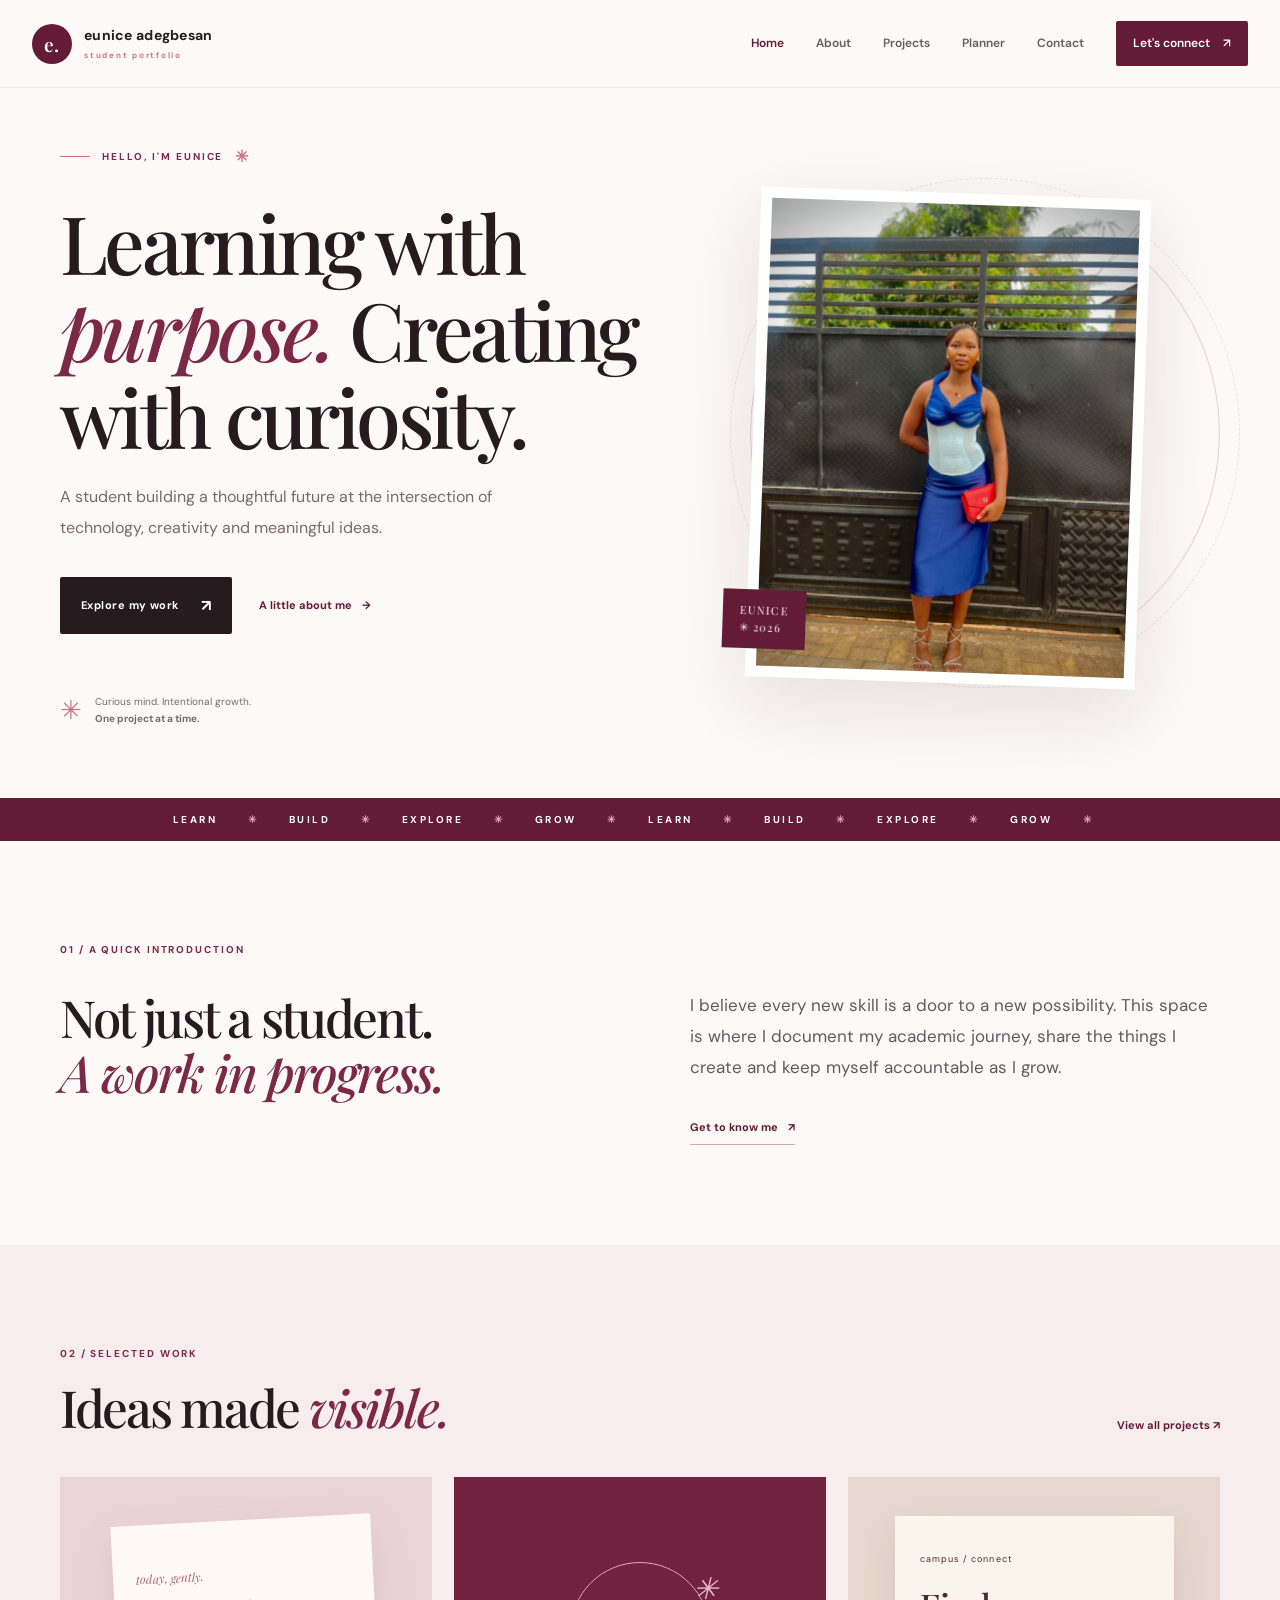
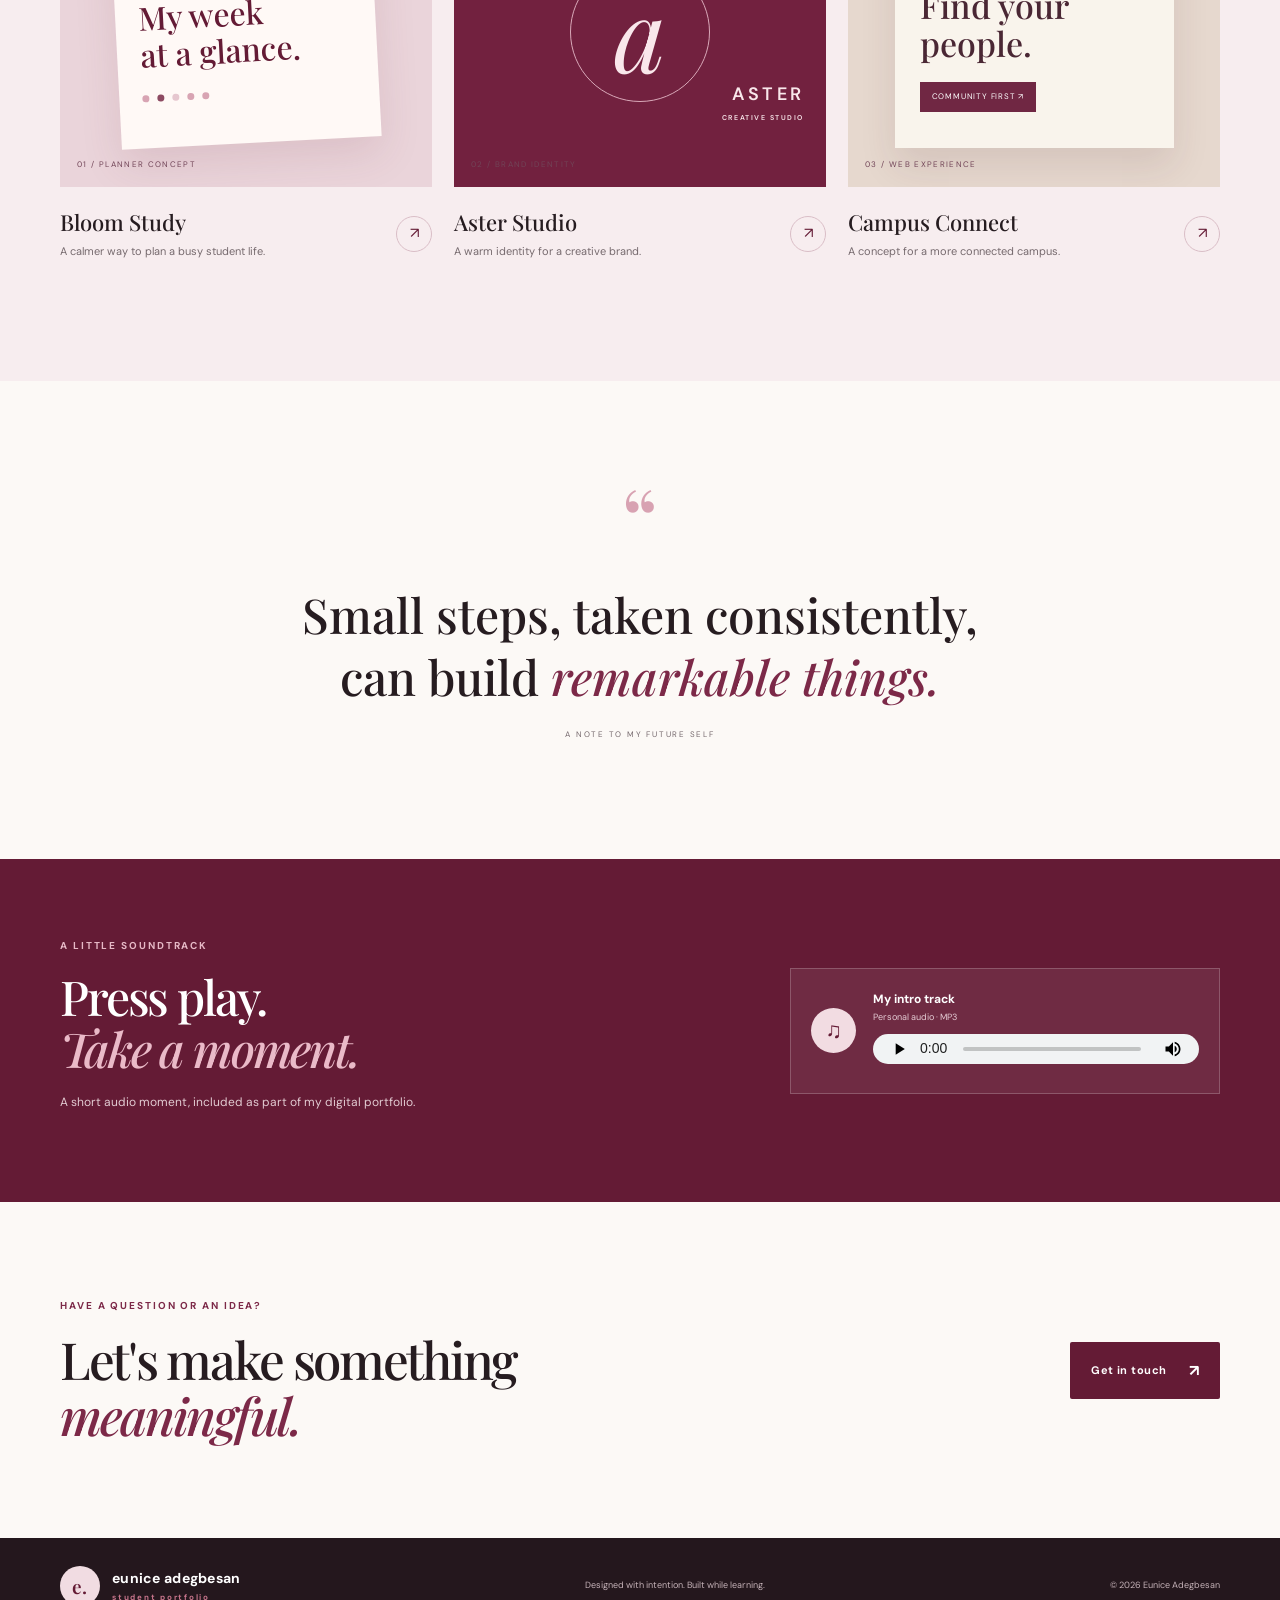
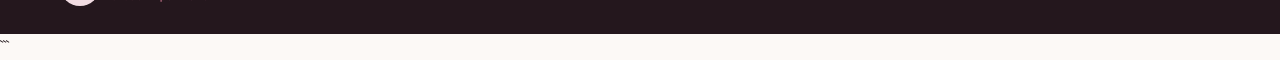
<file: index.html>
<!doctype html>
<html lang="en">
<head>
    <meta charset="utf-8">
    <meta name="viewport" content="width=device-width, initial-scale=1">
    <meta name="description" content="The academic portfolio of Eunice Adegbesan — student, curious thinker and emerging digital creator.">

    <title>Eunice Adegbesan — Portfolio</title>

    <link rel="preconnect" href="https://fonts.googleapis.com">
    <link rel="preconnect" href="https://fonts.gstatic.com" crossorigin>
    <link href="https://fonts.googleapis.com/css2?family=DM+Sans:wght@400;500;600;700&family=Playfair+Display:wght@500;600;700&display=swap" rel="stylesheet">

    <link rel="stylesheet" href="styles.css">
    <script src="script.js" defer></script>
</head>

<body>
    <header class="site-header">
        <a class="brand" href="index.html">
            <span class="brand-mark">E.</span>
            <span>
                eunice adegbesan
                <small>STUDENT PORTFOLIO</small>
            </span>
        </a>

        <button class="menu-toggle" aria-label="Open navigation" aria-expanded="false">
            ☰
        </button>

        <nav class="main-nav" aria-label="Main navigation">
            <a class="active" href="index.html">Home</a>
            <a href="about.html">About</a>
            <a href="projects.html">Projects</a>
            <a href="planner.html">Planner</a>
            <a href="contact.html">Contact</a>
            <a class="nav-cta" href="contact.html">
                Let's connect <span>↗</span>
            </a>
        </nav>
    </header>

    <main>
        <section class="hero wrap">
            <div class="hero-copy">
                <p class="eyebrow">
                    <span class="eyebrow-line"></span>
                    HELLO, I'M EUNICE
                    <span class="eyebrow-dot">✳</span>
                </p>

                <h1>
                    Learning with<br>
                    <em>purpose.</em> Creating<br>
                    with curiosity.
                </h1>

                <p class="hero-lede">
                    A student building a thoughtful future at the intersection of technology, creativity and meaningful ideas.
                </p>

                <div class="hero-actions">
                    <a class="button button-dark" href="projects.html">
                        Explore my work <span>↗</span>
                    </a>

                    <a class="text-link" href="about.html">
                        A little about me <span>→</span>
                    </a>
                </div>

                <div class="hero-note">
                    <span class="note-star">✳</span>
                    <span>
                        Curious mind. Intentional growth.<br>
                        <b>One project at a time.</b>
                    </span>
                </div>
            </div>

            <div class="hero-visual">
                <div class="photo-frame">
                    <img src="assets/profile-photo.jpeg" alt="Portrait of Eunice Adegbesan">

                    <span class="photo-stamp">
                        EUNICE<br>
                        ✳ 2026
                    </span>
                </div>

                <div class="orbit orbit-one"></div>
                <div class="orbit orbit-two"></div>
            </div>
        </section>

        <div class="ticker" aria-label="Areas of interest">
            <div>
                LEARN <span>✳</span>
                BUILD <span>✳</span>
                EXPLORE <span>✳</span>
                GROW <span>✳</span>
                LEARN <span>✳</span>
                BUILD <span>✳</span>
                EXPLORE <span>✳</span>
                GROW <span>✳</span>
            </div>
        </div>

        <section class="intro-section wrap section-pad">
            <div class="section-kicker">01 / A QUICK INTRODUCTION</div>

            <div class="intro-grid">
                <h2>
                    Not just a student.<br>
                    <em>A work in progress.</em>
                </h2>

                <div>
                    <p class="body-large">
                        I believe every new skill is a door to a new possibility. This space is where I document my academic journey, share the things I create and keep myself accountable as I grow.
                    </p>

                    <a class="arrow-link" href="about.html">
                        Get to know me <span>↗</span>
                    </a>
                </div>
            </div>
        </section>

        <section class="featured-section">
            <div class="wrap section-pad">
                <div class="section-heading">
                    <div>
                        <div class="section-kicker">02 / SELECTED WORK</div>
                        <h2>
                            Ideas made <em>visible.</em>
                        </h2>
                    </div>

                    <a class="text-link" href="projects.html">
                        View all projects ↗
                    </a>
                </div>

                <div class="project-grid home-projects">
                    <a class="project-card project-bloom" href="projects.html#bloom">
                        <div class="project-art art-bloom">
                            <div class="art-window">
                                <span>today, gently.</span>
                                <b>
                                    My week<br>
                                    at a glance.
                                </b>

                                <div class="art-dots">
                                    <i></i>
                                    <i></i>
                                    <i></i>
                                    <i></i>
                                    <i></i>
                                </div>
                            </div>

                            <span class="art-label">01 / PLANNER CONCEPT</span>
                        </div>

                        <div class="project-meta">
                            <div>
                                <h3>Bloom Study</h3>
                                <p>A calmer way to plan a busy student life.</p>
                            </div>

                            <span class="round-arrow">↗</span>
                        </div>
                    </a>

                    <a class="project-card project-aster" href="projects.html#aster">
                        <div class="project-art art-aster">
                            <div class="aster-circle">
                                a
                                <span>✳</span>
                            </div>

                            <div class="aster-word">
                                ASTER<br>
                                <small>CREATIVE STUDIO</small>
                            </div>

                            <span class="art-label">02 / BRAND IDENTITY</span>
                        </div>

                        <div class="project-meta">
                            <div>
                                <h3>Aster Studio</h3>
                                <p>A warm identity for a creative brand.</p>
                            </div>

                            <span class="round-arrow">↗</span>
                        </div>
                    </a>

                    <a class="project-card project-campus" href="projects.html#campus">
                        <div class="project-art art-campus">
                            <div class="campus-ui">
                                <span>campus / connect</span>
                                <b>
                                    Find your<br>
                                    people.
                                </b>

                                <div class="campus-pill">
                                    COMMUNITY FIRST ↗
                                </div>
                            </div>

                            <span class="art-label">03 / WEB EXPERIENCE</span>
                        </div>

                        <div class="project-meta">
                            <div>
                                <h3>Campus Connect</h3>
                                <p>A concept for a more connected campus.</p>
                            </div>

                            <span class="round-arrow">↗</span>
                        </div>
                    </a>
                </div>
            </div>
        </section>

        <section class="quote-section wrap">
            <span class="quote-mark">“</span>

            <blockquote>
                Small steps, taken consistently,<br>
                can build <em>remarkable things.</em>
            </blockquote>

            <p>A NOTE TO MY FUTURE SELF</p>
        </section>

        <section class="audio-band">
            <div class="wrap audio-inner">
                <div>
                    <div class="section-kicker light-kicker">A LITTLE SOUNDTRACK</div>

                    <h2>
                        Press play.<br>
                        <em>Take a moment.</em>
                    </h2>

                    <p>
                        A short audio moment, included as part of my digital portfolio.
                    </p>
                </div>

                <div class="audio-player">
                    <div class="audio-icon">♫</div>

                    <div class="audio-info">
                        <b>My intro track</b>
                        <span>Personal audio · MP3</span>

                        <audio controls preload="metadata">
                            <source src="assets/intro.mp3" type="audio/mpeg">
                            Your browser does not support audio playback.
                        </audio>
                    </div>
                </div>
            </div>
        </section>

        <section class="closing-cta wrap">
            <div>
                <div class="section-kicker">HAVE A QUESTION OR AN IDEA?</div>

                <h2>
                    Let's make something<br>
                    <em>meaningful.</em>
                </h2>
            </div>

            <a class="button button-burgundy" href="contact.html">
                Get in touch <span>↗</span>
            </a>
        </section>
    </main>

    <footer class="site-footer">
        <div class="wrap footer-inner">
            <a class="brand footer-brand" href="index.html">
                <span class="brand-mark">E.</span>
                <span>
                    eunice adegbesan
                    <small>STUDENT PORTFOLIO</small>
                </span>
            </a>

            <p>Designed with intention. Built while learning.</p>

            <span>
                © <span data-year></span> Eunice Adegbesan
            </span>
        </div>
    </footer>
</body>
</html>
```
</file>
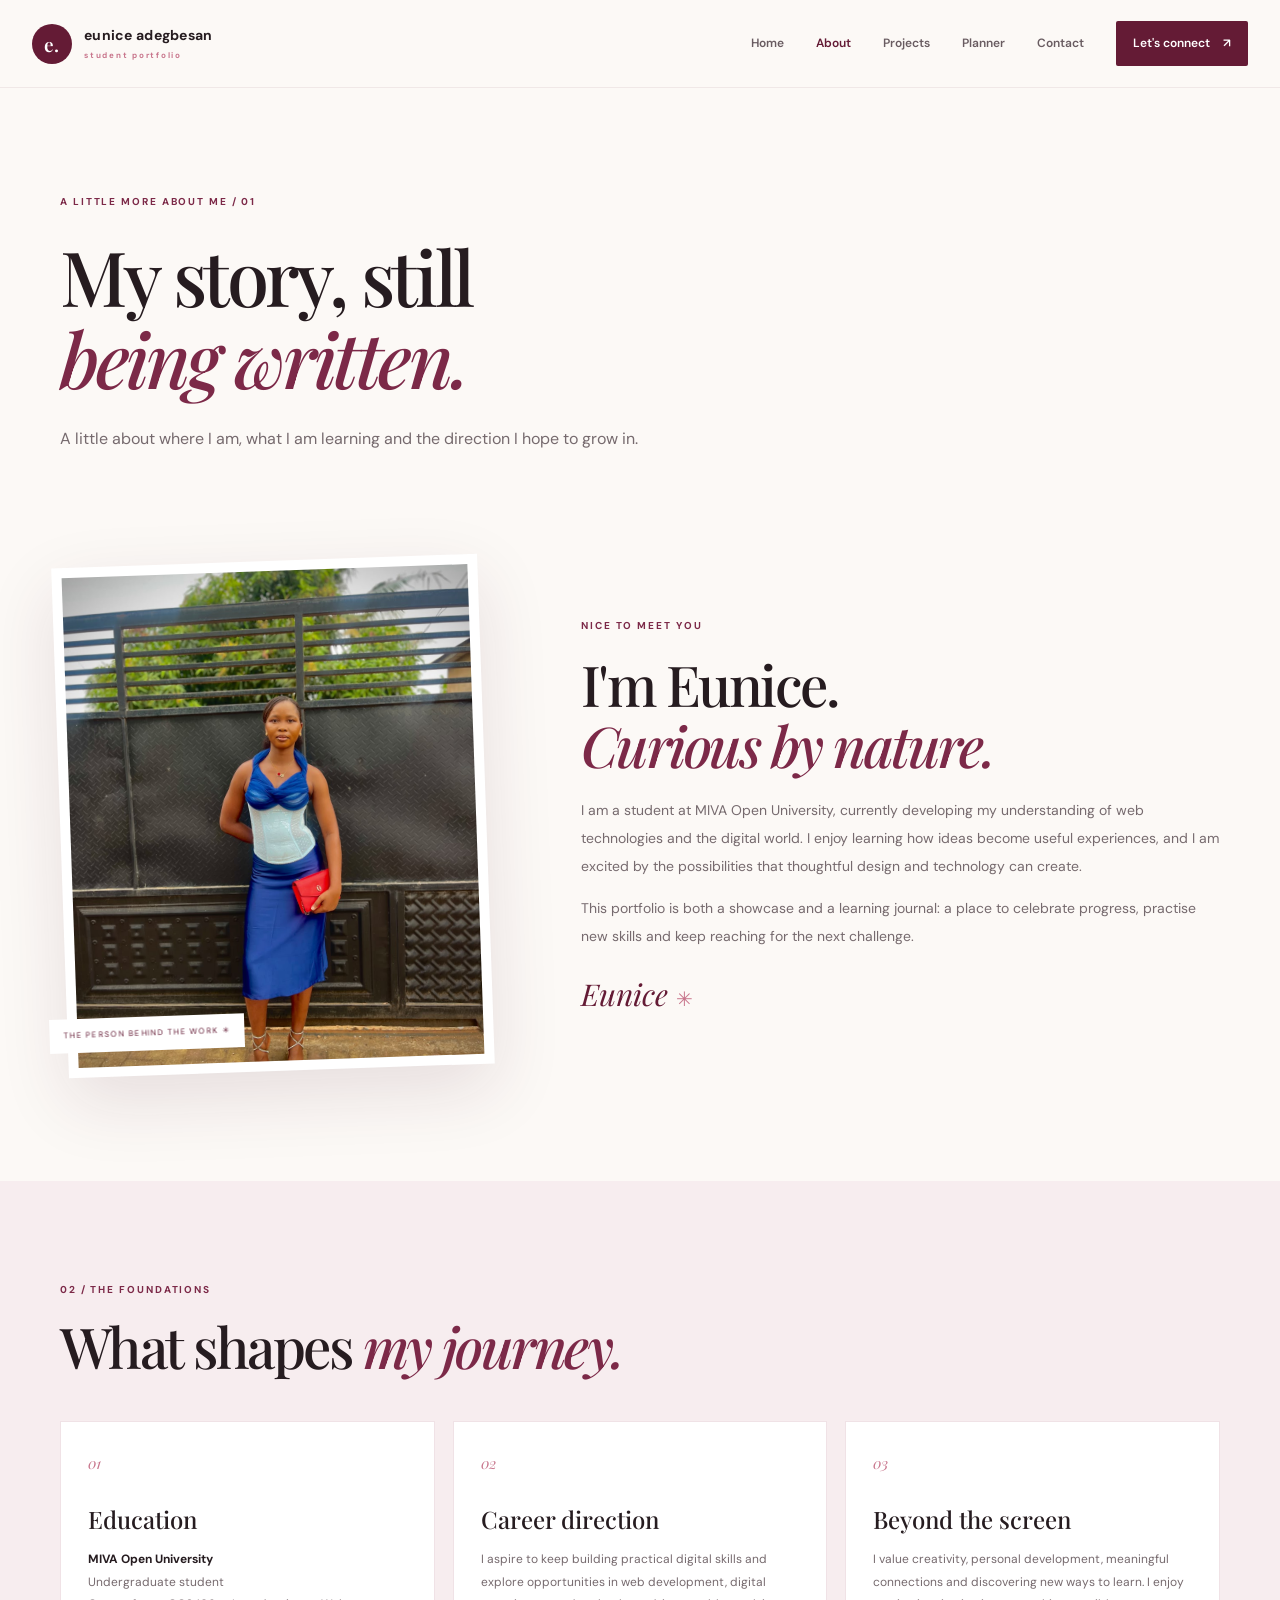
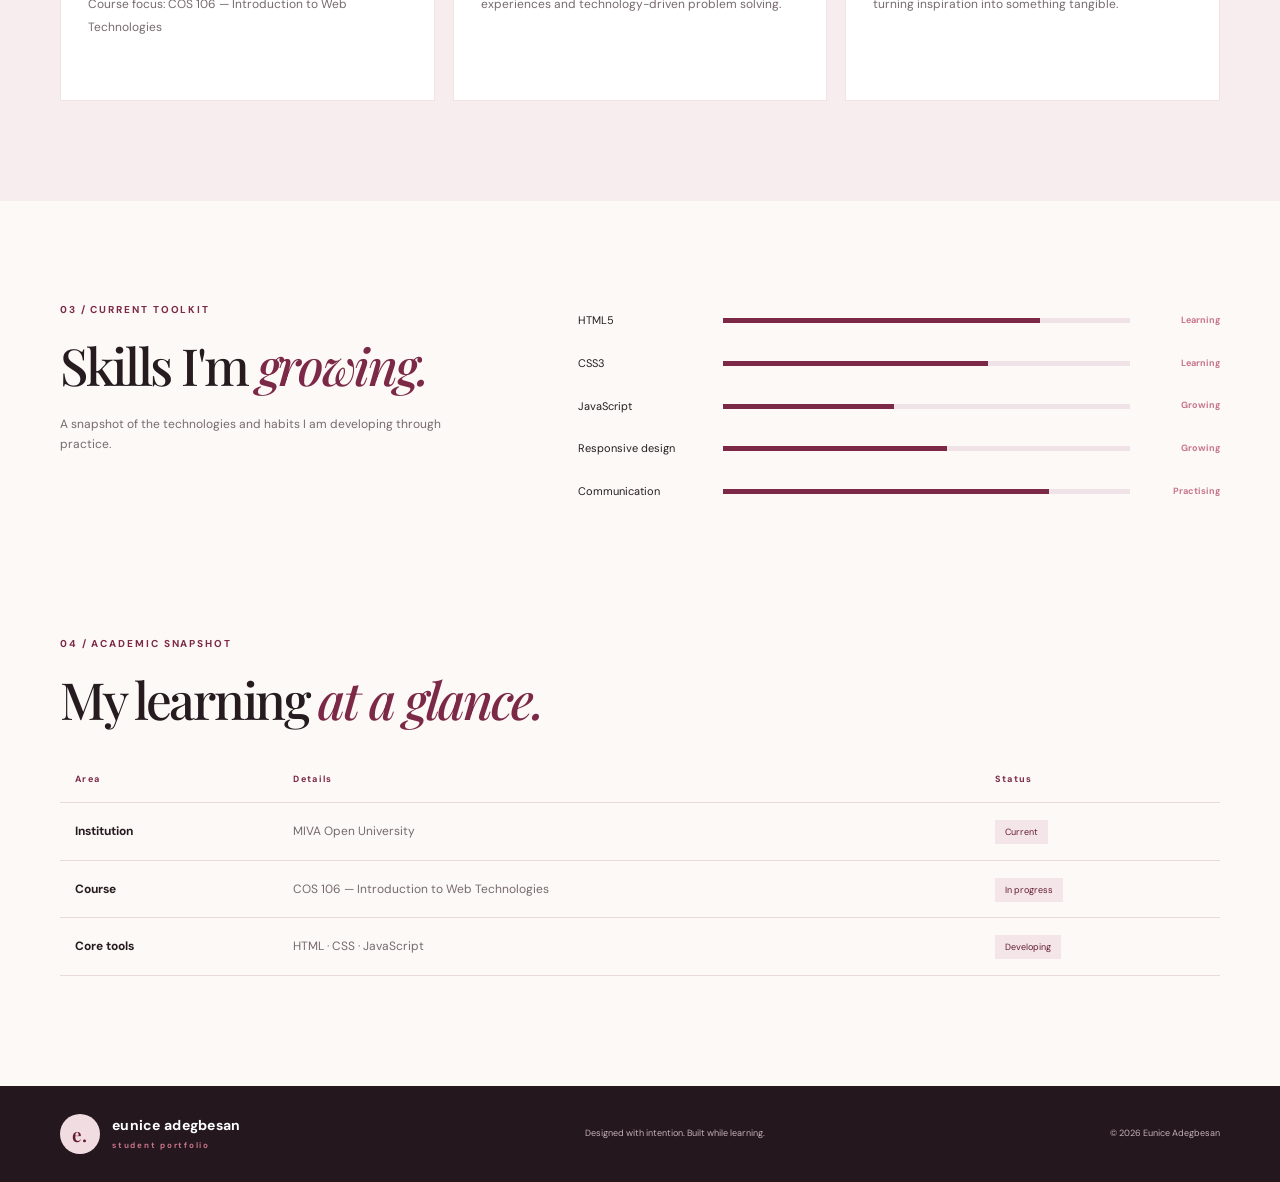
<file: about.html>
<!doctype html>
<html lang="en">
<head>
  <meta charset="utf-8">
  <meta name="viewport" content="width=device-width, initial-scale=1">
  <title>About — Eunice Adegbesan</title>

  <link rel="preconnect" href="https://fonts.googleapis.com">
  <link rel="preconnect" href="https://fonts.gstatic.com" crossorigin>

  <link href="https://fonts.googleapis.com/css2?family=DM+Sans:wght@400;500;600;700&family=Playfair+Display:wght@500;600;700&display=swap" rel="stylesheet">

  <link rel="stylesheet" href="styles.css">
  <script src="script.js" defer></script>
</head>

<body>
  
  <header class="site-header">
    <a class="brand" href="index.html">
      <span class="brand-mark">E.</span>
      <span>
        eunice adegbesan
        <small>STUDENT PORTFOLIO</small>
      </span>
    </a>

    <button class="menu-toggle" aria-label="Open navigation" aria-expanded="false">
      ☰
    </button>

    <nav class="main-nav">
      <a href="index.html">Home</a>
      <a class="active" href="about.html">About</a>
      <a href="projects.html">Projects</a>
      <a href="planner.html">Planner</a>
      <a href="contact.html">Contact</a>
      <a class="nav-cta" href="contact.html">
        Let's connect <span>↗</span>
      </a>
    </nav>
  </header>

  <main>

    <section class="page-hero wrap">
      <div class="section-kicker">
        A LITTLE MORE ABOUT ME / 01
      </div>

      <h1>
        My story, still
        <br>
        <em>being written.</em>
      </h1>

      <p class="hero-lede">
        A little about where I am, what I am learning and the direction I hope to grow in.
      </p>
    </section>

    <section class="about-profile wrap">

      <div class="about-photo">
        <img src="assets/profile-photo.jpeg" alt="Eunice Adegbesan standing outdoors">
        <span class="photo-caption">
          THE PERSON BEHIND THE WORK ✳
        </span>
      </div>

      <div class="about-copy">
        <p class="eyebrow">NICE TO MEET YOU</p>

        <h2>
          I'm Eunice.
          <br>
          <em>Curious by nature.</em>
        </h2>

        <p>
          I am a student at MIVA Open University, currently developing my understanding of web technologies and the digital world. I enjoy learning how ideas become useful experiences, and I am excited by the possibilities that thoughtful design and technology can create.
        </p>

        <p>
          This portfolio is both a showcase and a learning journal: a place to celebrate progress, practise new skills and keep reaching for the next challenge.
        </p>

        <div class="signature">
          Eunice <span>✳</span>
        </div>
      </div>

    </section>

    <section class="about-details">
      <div class="wrap section-pad">

        <div class="section-kicker">
          02 / THE FOUNDATIONS
        </div>

        <h2>
          What shapes
          <em>my journey.</em>
        </h2>

        <div class="details-grid">

          <article class="detail-card">
            <span class="detail-number">01</span>

            <h3>Education</h3>

            <p>
              <b>MIVA Open University</b>
              <br>
              Undergraduate student
              <br>
              Course focus: COS 106 — Introduction to Web Technologies
            </p>
          </article>

          <article class="detail-card">
            <span class="detail-number">02</span>

            <h3>Career direction</h3>

            <p>
              I aspire to keep building practical digital skills and explore opportunities in web development, digital experiences and technology-driven problem solving.
            </p>
          </article>

          <article class="detail-card">
            <span class="detail-number">03</span>

            <h3>Beyond the screen</h3>

            <p>
              I value creativity, personal development, meaningful connections and discovering new ways to learn. I enjoy turning inspiration into something tangible.
            </p>
          </article>

        </div>
      </div>
    </section>

    <section class="skills-section wrap section-pad">

      <div>
        <div class="section-kicker">
          03 / CURRENT TOOLKIT
        </div>

        <h2>
          Skills I'm
          <em>growing.</em>
        </h2>

        <p class="muted">
          A snapshot of the technologies and habits I am developing through practice.
        </p>
      </div>

      <div class="skill-list">

        <div class="skill-row">
          <span>HTML5</span>
          <div class="skill-track">
            <i style="width:78%"></i>
          </div>
          <b>Learning</b>
        </div>

        <div class="skill-row">
          <span>CSS3</span>
          <div class="skill-track">
            <i style="width:65%"></i>
          </div>
          <b>Learning</b>
        </div>

        <div class="skill-row">
          <span>JavaScript</span>
          <div class="skill-track">
            <i style="width:42%"></i>
          </div>
          <b>Growing</b>
        </div>

        <div class="skill-row">
          <span>Responsive design</span>
          <div class="skill-track">
            <i style="width:55%"></i>
          </div>
          <b>Growing</b>
        </div>

        <div class="skill-row">
          <span>Communication</span>
          <div class="skill-track">
            <i style="width:80%"></i>
          </div>
          <b>Practising</b>
        </div>

      </div>
    </section>

    <section class="education-table wrap section-pad">

      <div class="section-kicker">
        04 / ACADEMIC SNAPSHOT
      </div>

      <h2>
        My learning
        <em>at a glance.</em>
      </h2>

      <div class="table-scroll">
        <table>

          <thead>
            <tr>
              <th>Area</th>
              <th>Details</th>
              <th>Status</th>
            </tr>
          </thead>

          <tbody>
            <tr>
              <td>Institution</td>
              <td>MIVA Open University</td>
              <td>
                <span class="status">Current</span>
              </td>
            </tr>

            <tr>
              <td>Course</td>
              <td>COS 106 — Introduction to Web Technologies</td>
              <td>
                <span class="status">In progress</span>
              </td>
            </tr>

            <tr>
              <td>Core tools</td>
              <td>HTML · CSS · JavaScript</td>
              <td>
                <span class="status">Developing</span>
              </td>
            </tr>
          </tbody>

        </table>
      </div>
    </section>

  </main>

  <footer class="site-footer">
    <div class="wrap footer-inner">

      <a class="brand footer-brand" href="index.html">
        <span class="brand-mark">E.</span>

        <span>
          eunice adegbesan
          <small>STUDENT PORTFOLIO</small>
        </span>
      </a>

      <p>
        Designed with intention. Built while learning.
      </p>

      <span>
        © <span data-year></span> Eunice Adegbesan
      </span>

    </div>
  </footer>

</body>
</html>
</file>
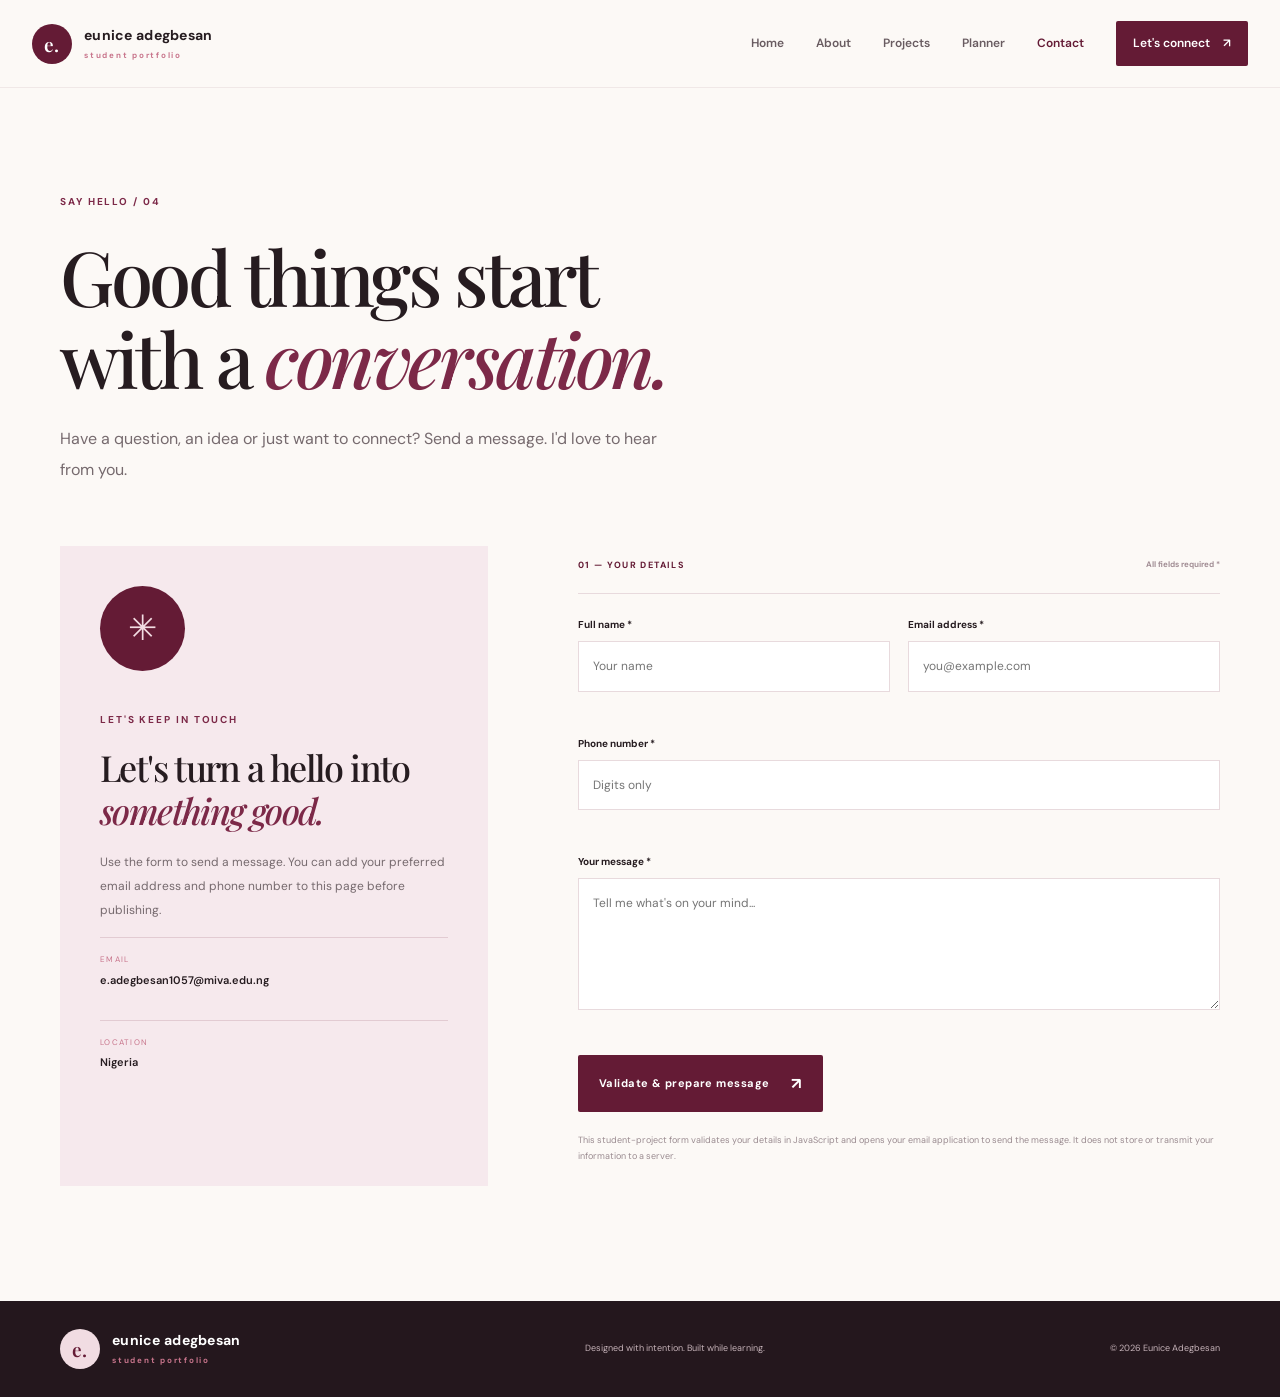
<file: contact.html>
<!doctype html>
<html lang="en">

<head>
  <meta charset="utf-8">
  <meta name="viewport" content="width=device-width, initial-scale=1">

  <title>Contact — Eunice Adegbesan</title>

  <link rel="preconnect" href="https://fonts.googleapis.com">
  <link rel="preconnect" href="https://fonts.gstatic.com" crossorigin>

  <link href="https://fonts.googleapis.com/css2?family=DM+Sans:wght@400;500;600;700&family=Playfair+Display:wght@500;600;700&display=swap" rel="stylesheet">

  <link rel="stylesheet" href="styles.css">
  <script src="script.js" defer></script>
</head>

<body>
  
  <header class="site-header">

    <a class="brand" href="index.html">
      <span class="brand-mark">E.</span>

      <span>
        eunice adegbesan
        <small>STUDENT PORTFOLIO</small>
      </span>
    </a>

    <button class="menu-toggle" aria-label="Open navigation" aria-expanded="false">
      ☰
    </button>

    <nav class="main-nav">
      <a href="index.html">Home</a>
      <a href="about.html">About</a>
      <a href="projects.html">Projects</a>
      <a href="planner.html">Planner</a>
      <a class="active" href="contact.html">Contact</a>

      <a class="nav-cta" href="contact.html">
        Let's connect <span>↗</span>
      </a>
    </nav>

  </header>

  <main>

    <section class="page-hero wrap contact-hero">

      <div class="section-kicker">
        SAY HELLO / 04
      </div>

      <h1>
        Good things start
        <br>
        with a <em>conversation.</em>
      </h1>

      <p class="hero-lede">
        Have a question, an idea or just want to connect? Send a message.
        I'd love to hear from you.
      </p>

    </section>

    <section class="contact-layout wrap">

      <div class="contact-aside">

        <div class="contact-orb">
          ✳
        </div>

        <p class="eyebrow">
          LET'S KEEP IN TOUCH
        </p>

        <h2>
          Let's turn a hello into
          <em>something good.</em>
        </h2>

        <p>
          Use the form to send a message. You can add your preferred
          email address and phone number to this page before publishing.
        </p>

        <div class="contact-detail">
          <span>EMAIL</span>
          <b>e.adegbesan1057@miva.edu.ng</b>
        </div>

        <div class="contact-detail">
          <span>LOCATION</span>
          <b>Nigeria</b>
        </div>

      </div>

      <form class="contact-form" id="contact-form" novalidate>

        <div class="form-heading">
          <span>01 — YOUR DETAILS</span>
          <span class="required-note">All fields required *</span>
        </div>

        <div class="form-row">

          <div class="field">
            <label for="full-name">Full name *</label>

            <input
              id="full-name"
              name="name"
              type="text"
              placeholder="Your name"
              required
            >

            <small class="field-error"></small>
          </div>

          <div class="field">
            <label for="email">Email address *</label>

            <input
              id="email"
              name="email"
              type="email"
              placeholder="you@example.com"
              required
            >

            <small class="field-error"></small>
          </div>

        </div>

        <div class="field">
          <label for="phone">Phone number *</label>

          <input
            id="phone"
            name="phone"
            type="tel"
            inputmode="numeric"
            placeholder="Digits only"
            required
          >

          <small class="field-error"></small>
        </div>

        <div class="field">
          <label for="message">Your message *</label>

          <textarea
            id="message"
            name="message"
            rows="5"
            placeholder="Tell me what's on your mind..."
            required
          ></textarea>

          <small class="field-error"></small>
        </div>

        <button class="button button-burgundy submit-button" type="submit">
          Validate & prepare message <span>↗</span>
        </button>

        <p class="form-feedback" id="form-feedback" aria-live="polite"></p>

        <p class="form-footnote">
          This student-project form validates your details in JavaScript
          and opens your email application to send the message. It does
          not store or transmit your information to a server.
        </p>

      </form>

    </section>

  </main>

  <footer class="site-footer">

    <div class="wrap footer-inner">

      <a class="brand footer-brand" href="index.html">
        <span class="brand-mark">E.</span>

        <span>
          eunice adegbesan
          <small>STUDENT PORTFOLIO</small>
        </span>
      </a>

      <p>
        Designed with intention. Built while learning.
      </p>

      <span>
        © <span data-year></span> Eunice Adegbesan
      </span>

    </div>

  </footer>

</body>
</html>
</file>
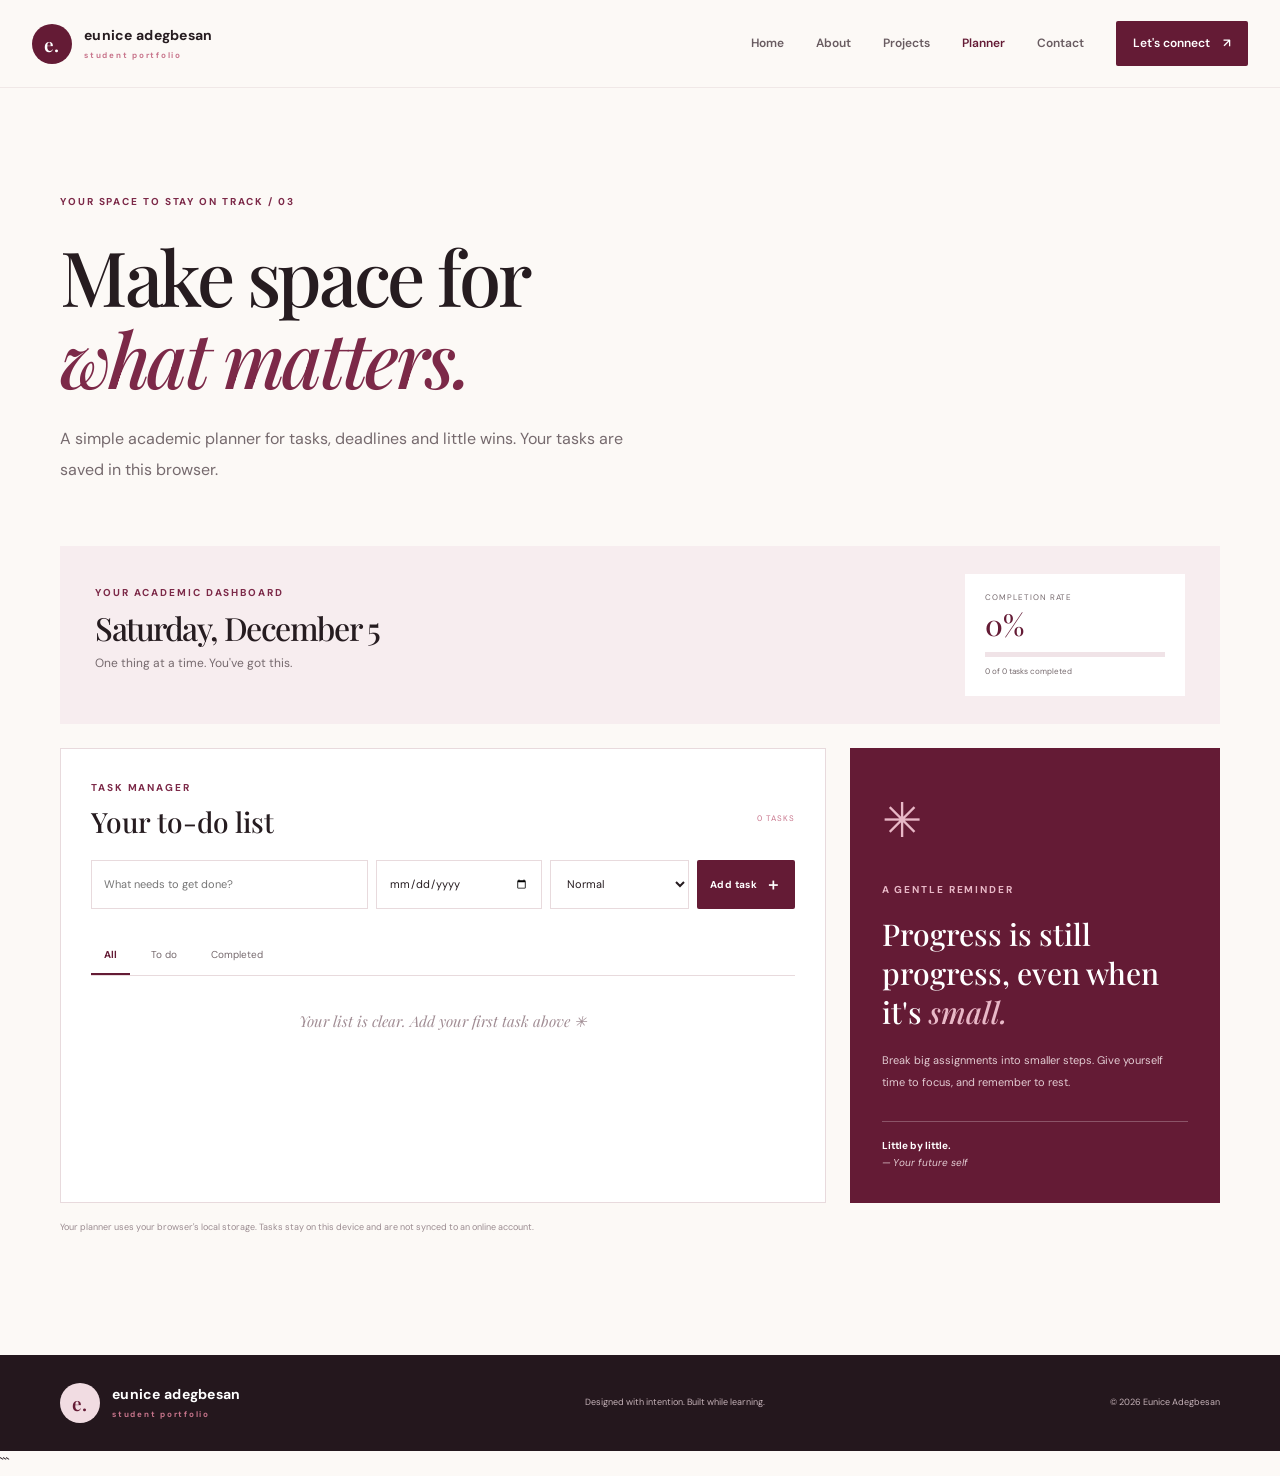
<file: planner.html>
<!doctype html>
<html lang="en">
<head>
    <meta charset="utf-8">
    <meta name="viewport" content="width=device-width, initial-scale=1">

    <title>Academic Planner — Eunice Adegbesan</title>

    <link rel="preconnect" href="https://fonts.googleapis.com">
    <link rel="preconnect" href="https://fonts.gstatic.com" crossorigin>
    <link href="https://fonts.googleapis.com/css2?family=DM+Sans:wght@400;500;600;700&family=Playfair+Display:wght@500;600;700&display=swap" rel="stylesheet">

    <link rel="stylesheet" href="styles.css">
    <script src="script.js" defer></script>
</head>

<body>
    <header class="site-header">
        <a class="brand" href="index.html">
            <span class="brand-mark">E.</span>
            <span>
                eunice adegbesan
                <small>STUDENT PORTFOLIO</small>
            </span>
        </a>

        <button class="menu-toggle" aria-label="Open navigation" aria-expanded="false">
            ☰
        </button>

        <nav class="main-nav" aria-label="Main navigation">
            <a href="index.html">Home</a>
            <a href="about.html">About</a>
            <a href="projects.html">Projects</a>
            <a class="active" href="planner.html">Planner</a>
            <a href="contact.html">Contact</a>
            <a class="nav-cta" href="contact.html">
                Let's connect <span>↗</span>
            </a>
        </nav>
    </header>

    <main>
        <section class="page-hero wrap planner-hero">
            <div class="section-kicker">
                YOUR SPACE TO STAY ON TRACK / 03
            </div>

            <h1>
                Make space for<br>
                <em>what matters.</em>
            </h1>

            <p class="hero-lede">
                A simple academic planner for tasks, deadlines and little wins. Your tasks are saved in this browser.
            </p>
        </section>

        <section class="planner-wrap wrap">
            <div class="planner-top">
                <div>
                    <p class="eyebrow">YOUR ACADEMIC DASHBOARD</p>

                    <h2 id="planner-date">A fresh start.</h2>

                    <p class="muted">
                        One thing at a time. You've got this.
                    </p>
                </div>

                <div class="progress-card">
                    <span>COMPLETION RATE</span>

                    <strong id="progress-number">0%</strong>

                    <div class="progress-track">
                        <i id="progress-fill"></i>
                    </div>

                    <small id="progress-caption">
                        0 of 0 tasks completed
                    </small>
                </div>
            </div>

            <div class="planner-layout">
                <section class="task-panel">
                    <div class="panel-heading">
                        <div>
                            <div class="section-kicker">TASK MANAGER</div>
                            <h3>Your to-do list</h3>
                        </div>

                        <span class="task-count" id="task-count">
                            0 TASKS
                        </span>
                    </div>

                    <form id="task-form" class="task-form">
                        <label class="sr-only" for="task-title">
                            Task title
                        </label>

                        <input
                            id="task-title"
                            name="title"
                            type="text"
                            placeholder="What needs to get done?"
                            maxlength="100"
                            required
                        >

                        <label class="sr-only" for="task-date">
                            Due date
                        </label>

                        <input
                            id="task-date"
                            name="date"
                            type="date"
                        >

                        <label class="sr-only" for="task-priority">
                            Priority
                        </label>

                        <select id="task-priority" name="priority">
                            <option value="Normal">Normal</option>
                            <option value="Important">Important</option>
                            <option value="Urgent">Urgent</option>
                        </select>

                        <button class="button button-burgundy add-task" type="submit">
                            Add task <span>＋</span>
                        </button>
                    </form>

                    <div class="task-filters" role="group" aria-label="Filter tasks">
                        <button class="filter-btn selected" data-filter="all" type="button">
                            All
                        </button>

                        <button class="filter-btn" data-filter="active" type="button">
                            To do
                        </button>

                        <button class="filter-btn" data-filter="completed" type="button">
                            Completed
                        </button>
                    </div>

                    <ul class="task-list" id="task-list" aria-live="polite">
                        <li class="empty-state">
                            Your list is clear. Add your first task above ✳
                        </li>
                    </ul>
                </section>

                <aside class="planner-aside">
                    <div class="aside-flower">✳</div>

                    <p class="eyebrow">A GENTLE REMINDER</p>

                    <h3>
                        Progress is still progress, even when it's <em>small.</em>
                    </h3>

                    <p>
                        Break big assignments into smaller steps. Give yourself time to focus, and remember to rest.
                    </p>

                    <div class="aside-line"></div>

                    <b>Little by little.</b>
                    <span>— Your future self</span>
                </aside>
            </div>

            <p class="planner-note">
                Your planner uses your browser's local storage. Tasks stay on this device and are not synced to an online account.
            </p>
        </section>
    </main>

    <footer class="site-footer">
        <div class="wrap footer-inner">
            <a class="brand footer-brand" href="index.html">
                <span class="brand-mark">E.</span>
                <span>
                    eunice adegbesan
                    <small>STUDENT PORTFOLIO</small>
                </span>
            </a>

            <p>Designed with intention. Built while learning.</p>

            <span>
                © <span data-year></span> Eunice Adegbesan
            </span>
        </div>
    </footer>
</body>
</html>
```
</file>
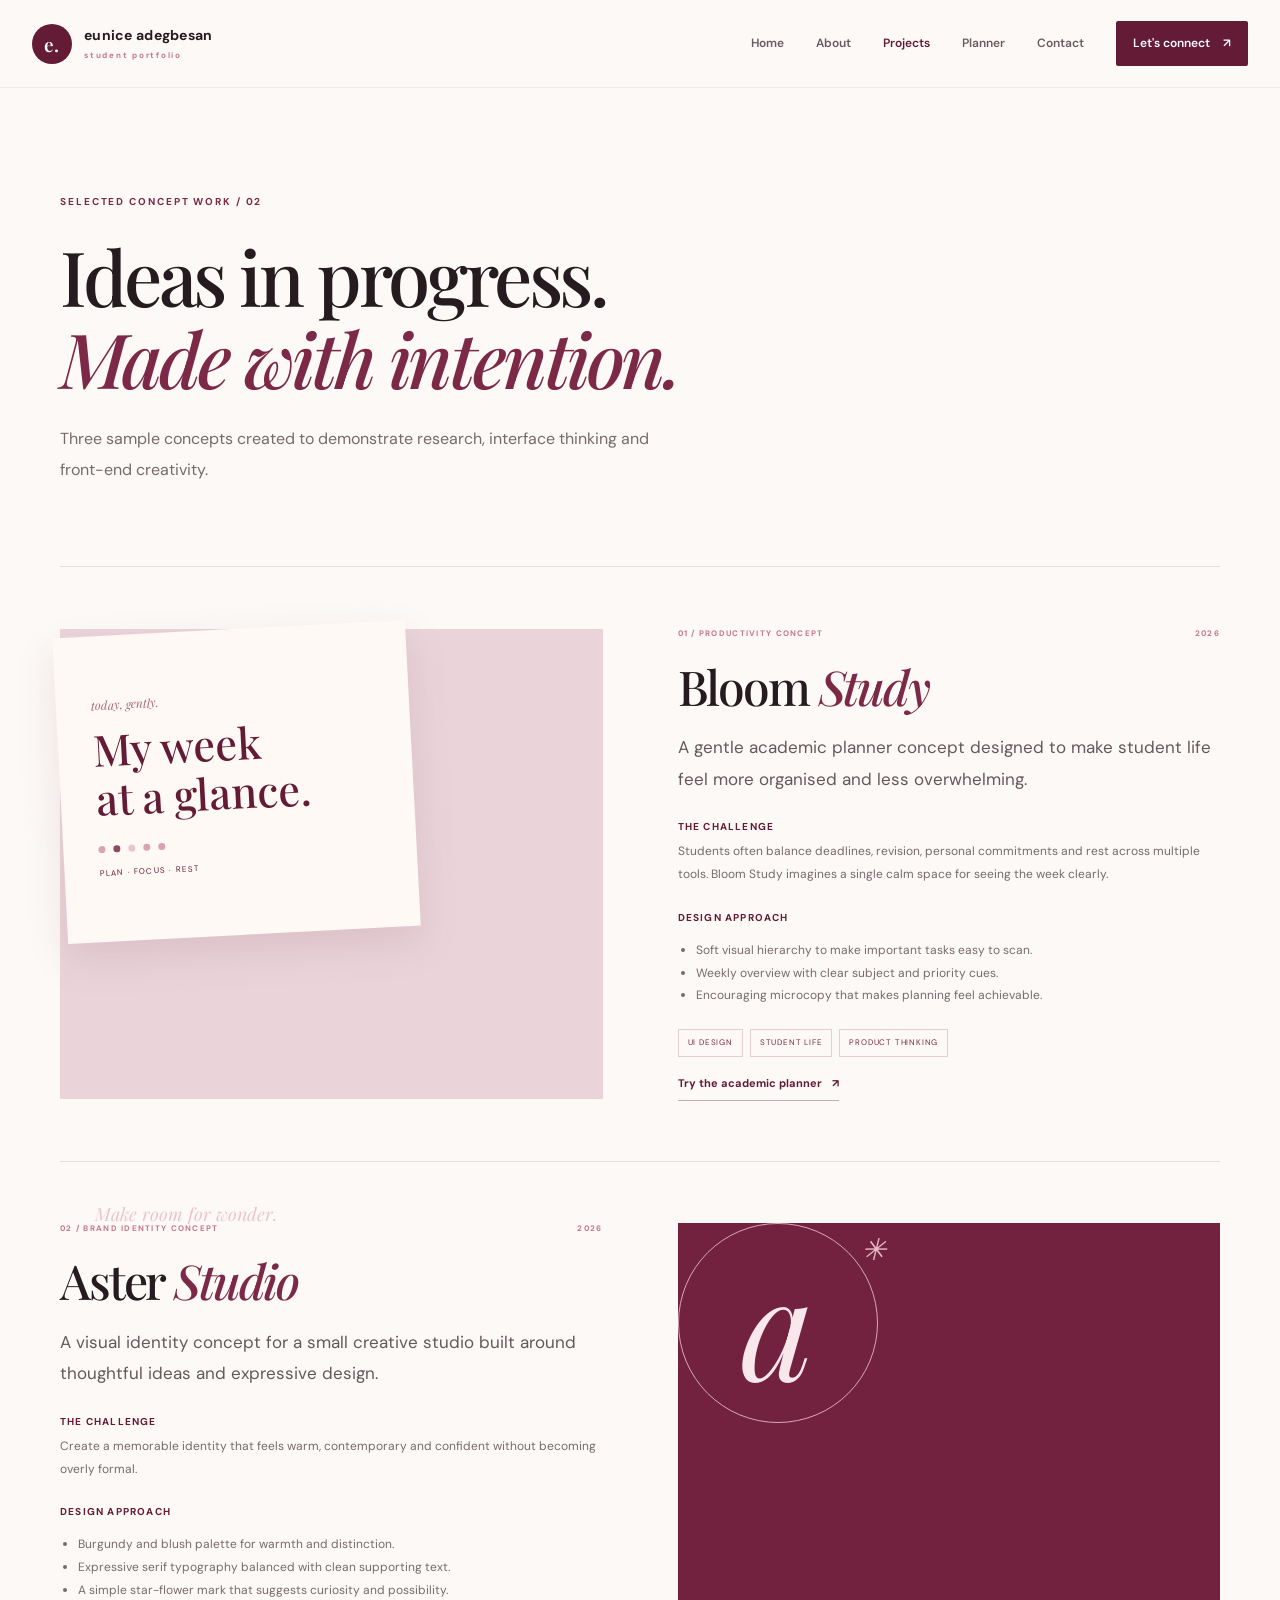
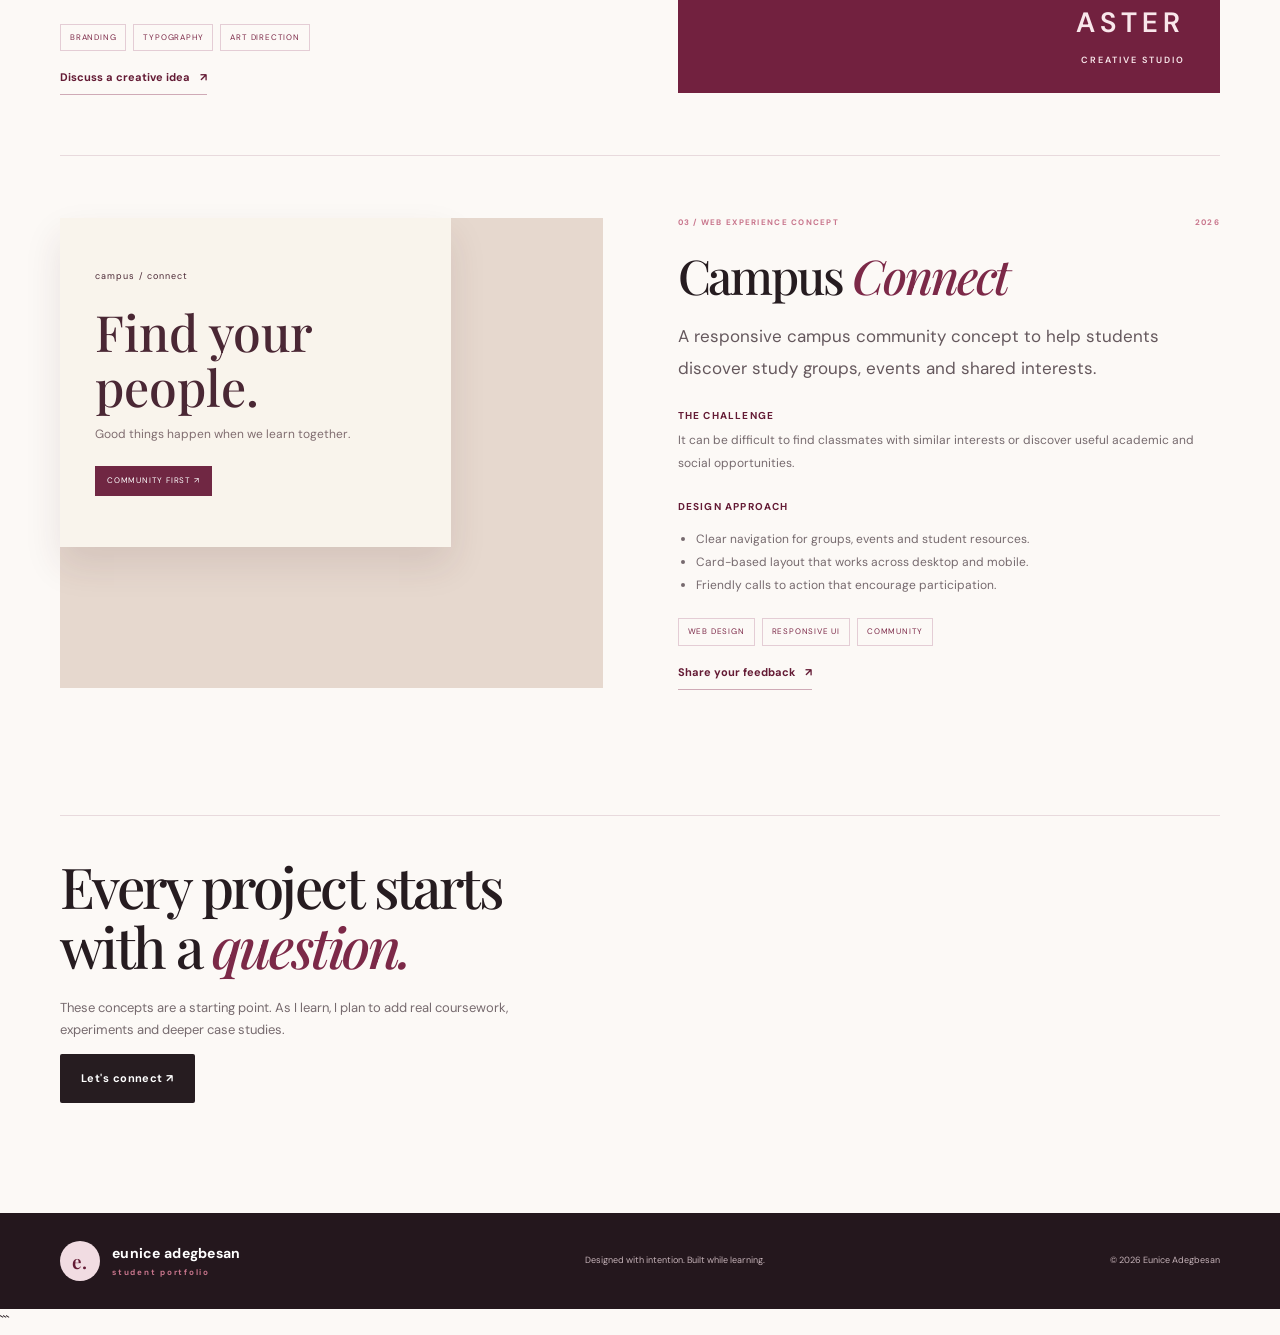
<file: projects.html>
<!doctype html>
<html lang="en">
<head>
    <meta charset="utf-8">
    <meta name="viewport" content="width=device-width, initial-scale=1">

    <title>Projects — Eunice Adegbesan</title>

    <link rel="preconnect" href="https://fonts.googleapis.com">
    <link rel="preconnect" href="https://fonts.gstatic.com" crossorigin>
    <link href="https://fonts.googleapis.com/css2?family=DM+Sans:wght@400;500;600;700&family=Playfair+Display:wght@500;600;700&display=swap" rel="stylesheet">

    <link rel="stylesheet" href="styles.css">
    <script src="script.js" defer></script>
</head>

<body>
    <header class="site-header">
        <a class="brand" href="index.html">
            <span class="brand-mark">E.</span>
            <span>
                eunice adegbesan
                <small>STUDENT PORTFOLIO</small>
            </span>
        </a>

        <button class="menu-toggle" aria-label="Open navigation" aria-expanded="false">
            ☰
        </button>

        <nav class="main-nav" aria-label="Main navigation">
            <a href="index.html">Home</a>
            <a href="about.html">About</a>
            <a class="active" href="projects.html">Projects</a>
            <a href="planner.html">Planner</a>
            <a href="contact.html">Contact</a>
            <a class="nav-cta" href="contact.html">
                Let's connect <span>↗</span>
            </a>
        </nav>
    </header>

    <main>
        <section class="page-hero wrap">
            <div class="section-kicker">SELECTED CONCEPT WORK / 02</div>

            <h1>
                Ideas in progress.<br>
                <em>Made with intention.</em>
            </h1>

            <p class="hero-lede">
                Three sample concepts created to demonstrate research, interface thinking and front-end creativity.
            </p>

        </section>

        <section class="case-list wrap">
            <article class="case-study" id="bloom">
                <div class="case-art art-bloom large-art">
                    <div class="art-window">
                        <span>today, gently.</span>

                        <b>
                            My week<br>
                            at a glance.
                        </b>

                        <div class="art-dots">
                            <i></i>
                            <i></i>
                            <i></i>
                            <i></i>
                            <i></i>
                        </div>

                        <small>PLAN · FOCUS · REST</small>
                    </div>
                </div>

                <div class="case-copy">
                    <div class="case-topline">
                        <span>01 / PRODUCTIVITY CONCEPT</span>
                        <span>2026</span>
                    </div>

                    <h2>
                        Bloom <em>Study</em>
                    </h2>

                    <p class="body-large">
                        A gentle academic planner concept designed to make student life feel more organised and less overwhelming.
                    </p>

                    <h4>The challenge</h4>

                    <p>
                        Students often balance deadlines, revision, personal commitments and rest across multiple tools. Bloom Study imagines a single calm space for seeing the week clearly.
                    </p>

                    <h4>Design approach</h4>

                    <ul>
                        <li>Soft visual hierarchy to make important tasks easy to scan.</li>
                        <li>Weekly overview with clear subject and priority cues.</li>
                        <li>Encouraging microcopy that makes planning feel achievable.</li>
                    </ul>

                    <div class="tag-row">
                        <span>UI DESIGN</span>
                        <span>STUDENT LIFE</span>
                        <span>PRODUCT THINKING</span>
                    </div>

                    <a class="arrow-link" href="planner.html">
                        Try the academic planner <span>↗</span>
                    </a>
                </div>
            </article>

            <article class="case-study reverse" id="aster">
                <div class="case-art art-aster large-art">
                    <div class="aster-circle">
                        a
                        <span>✳</span>
                    </div>

                    <div class="aster-word">
                        ASTER<br>
                        <small>CREATIVE STUDIO</small>
                    </div>

                    <div class="aster-sub">
                        Make room for wonder.
                    </div>
                </div>

                <div class="case-copy">
                    <div class="case-topline">
                        <span>02 / BRAND IDENTITY CONCEPT</span>
                        <span>2026</span>
                    </div>

                    <h2>
                        Aster <em>Studio</em>
                    </h2>

                    <p class="body-large">
                        A visual identity concept for a small creative studio built around thoughtful ideas and expressive design.
                    </p>

                    <h4>The challenge</h4>

                    <p>
                        Create a memorable identity that feels warm, contemporary and confident without becoming overly formal.
                    </p>

                    <h4>Design approach</h4>

                    <ul>
                        <li>Burgundy and blush palette for warmth and distinction.</li>
                        <li>Expressive serif typography balanced with clean supporting text.</li>
                        <li>A simple star-flower mark that suggests curiosity and possibility.</li>
                    </ul>

                    <div class="tag-row">
                        <span>BRANDING</span>
                        <span>TYPOGRAPHY</span>
                        <span>ART DIRECTION</span>
                    </div>

                    <a class="arrow-link" href="contact.html">
                        Discuss a creative idea <span>↗</span>
                    </a>
                </div>
            </article>

            <article class="case-study" id="campus">
                <div class="case-art art-campus large-art">
                    <div class="campus-ui">
                        <span>campus / connect</span>

                        <b>
                            Find your<br>
                            people.
                        </b>

                        <p>
                            Good things happen when we learn together.
                        </p>

                        <div class="campus-pill">
                            COMMUNITY FIRST ↗
                        </div>
                    </div>
                </div>

                <div class="case-copy">
                    <div class="case-topline">
                        <span>03 / WEB EXPERIENCE CONCEPT</span>
                        <span>2026</span>
                    </div>

                    <h2>
                        Campus <em>Connect</em>
                    </h2>

                    <p class="body-large">
                        A responsive campus community concept to help students discover study groups, events and shared interests.
                    </p>

                    <h4>The challenge</h4>

                    <p>
                        It can be difficult to find classmates with similar interests or discover useful academic and social opportunities.
                    </p>

                    <h4>Design approach</h4>

                    <ul>
                        <li>Clear navigation for groups, events and student resources.</li>
                        <li>Card-based layout that works across desktop and mobile.</li>
                        <li>Friendly calls to action that encourage participation.</li>
                    </ul>

                    <div class="tag-row">
                        <span>WEB DESIGN</span>
                        <span>RESPONSIVE UI</span>
                        <span>COMMUNITY</span>
                    </div>

                    <a class="arrow-link" href="contact.html">
                        Share your feedback <span>↗</span>
                    </a>
                </div>
            </article>
        </section>

        <section class="project-foot wrap">
            <h2>
                Every project starts<br>
                with a <em>question.</em>
            </h2>

            <p>
                These concepts are a starting point. As I learn, I plan to add real coursework, experiments and deeper case studies.
            </p>

            <a class="button button-dark" href="contact.html">
                Let's connect ↗
            </a>
        </section>
    </main>

    <footer class="site-footer">
        <div class="wrap footer-inner">
            <a class="brand footer-brand" href="index.html">
                <span class="brand-mark">E.</span>
                <span>
                    eunice adegbesan
                    <small>STUDENT PORTFOLIO</small>
                </span>
            </a>

            <p>Designed with intention. Built while learning.</p>

            <span>
                © <span data-year></span> Eunice Adegbesan
            </span>
        </div>
    </footer>
</body>
</html>
```
</file>
<file: styles.css>
:root {
    --burgundy:#641b35;
    --wine:#7c2948;
    --rose:#c8758c;
    --pink:#f2dce2;
    --blush:#fbf3f3;
    --cream:#fcf9f6;
    --ink:#261c20;
    --muted:#766a6e;
    --line:#e8dadd;
    --white:#fff;
    --serif:"Playfair Display",Georgia,serif;
    --sans:"DM Sans",Arial,sans-serif;
    --shadow:0 24px 70px rgba(77,28,47,.12)
}
* {
    box-sizing:border-box
}
html {
    scroll-behavior:smooth
}
body {
    margin:0;
    background:var(--cream);
    color:var(--ink);
    font-family:var(--sans);
    font-size:15px;
    line-height:1.7
}
a {
    color:inherit;
    text-decoration:none
}
button,input,textarea,select {
    font:inherit
}
img {
    max-width:100%;
    display:block
}
.wrap {
    width:min(1160px,calc(100% - 64px));
    margin-inline:auto
}
.site-header {
    height:88px;
    padding:0 max(32px,calc((100vw - 1260px)/2));
    display:flex;
    align-items:center;
    justify-content:space-between;
    background:rgba(252,249,246,.94);
    border-bottom:1px solid rgba(100,27,53,.08);
    position:sticky;
    top:0;
    z-index:20;
    backdrop-filter:blur(16px)
}
.brand {
    display:flex;
    align-items:center;
    gap:12px;
    font-size:14px;
    font-weight:700;
    letter-spacing:.02em;
    text-transform:lowercase;
    line-height:1.25
}
.brand small {
    display:block;
    color:var(--rose);
    font-size:8px;
    letter-spacing:.22em;
    margin-top:5px
}
.brand-mark {
    width:40px;
    height:40px;
    display:grid;
    place-items:center;
    border-radius:50%;
    background:var(--burgundy);
    color:#fff;
    font:600 19px var(--serif)
}
.main-nav {
    display:flex;
    align-items:center;
    gap:32px;
    font-size:12px;
    font-weight:600
}
.main-nav>a {
    color:#695c61;
    transition:color .2s
}
.main-nav>a:hover,.main-nav>a.active {
    color:var(--burgundy)
}
.main-nav .nav-cta {
    color:#fff;
    background:var(--burgundy);
    padding:12px 17px;
    border-radius:2px
}
.nav-cta span {
    margin-left:10px
}
.menu-toggle {
    display:none;
    border:0;
    background:none;
    font-size:25px;
    color:var(--burgundy)
}
.hero {
    min-height:650px;
    display:grid;
    grid-template-columns:1.03fr .97fr;
    align-items:center;
    gap:40px;
    padding-top:55px;
    padding-bottom:65px
}
.eyebrow,.section-kicker {
    font-size:10px;
    letter-spacing:.19em;
    font-weight:700;
    color:var(--wine)
}
.eyebrow {
    display:flex;
    align-items:center;
    gap:12px
}
.eyebrow-line {
    width:30px;
    height:1px;
    background:var(--rose)
}
.eyebrow-dot {
    font-size:16px;
    color:var(--rose)
}
h1,h2,h3,p {
    margin-top:0
}
h1,h2 {
    font-family:var(--serif);
    font-weight:500;
    letter-spacing:-.045em;
    line-height:1.08
}
h1 {
    font-size:clamp(52px,6.3vw,82px);
    margin:28px 0 23px
}
h1 em,h2 em,h3 em,blockquote em {
    color:var(--wine);
    font-weight:500
}
.hero-lede {
    font-size:16px;
    color:var(--muted);
    max-width:440px;
    line-height:1.9
}
.hero-actions {
    display:flex;
    align-items:center;
    gap:27px;
    margin-top:34px
}
.button {
    display:inline-flex;
    align-items:center;
    justify-content:center;
    gap:22px;
    padding:15px 21px;
    border:0;
    border-radius:2px;
    font-size:11px;
    font-weight:700;
    letter-spacing:.04em;
    transition:transform .2s,background .2s;
    cursor:pointer
}
.button:hover {
    transform:translateY(-3px)
}
.button-dark {
    background:var(--ink);
    color:#fff
}
.button-burgundy {
    background:var(--burgundy);
    color:#fff
}
.button span {
    font-size:16px
}
.text-link,.arrow-link {
    font-size:11px;
    font-weight:700;
    color:var(--burgundy)
}
.text-link span,.arrow-link span {
    margin-left:7px
}
.hero-note {
    display:flex;
    align-items:center;
    gap:13px;
    margin-top:54px;
    color:var(--muted);
    font-size:10px;
    line-height:1.7
}
.note-star {
    font-size:26px;
    color:var(--rose)
}
.hero-visual {
    height:535px;
    position:relative;
    display:flex;
    align-items:center;
    justify-content:center
}
.photo-frame {
    width:min(390px,80%);
    height:490px;
    position:relative;
    z-index:2;
    padding:11px;
    background:#fff;
    box-shadow:var(--shadow);
    transform:rotate(2deg)
}
.photo-frame img {
    width:100%;
    height:100%;
    object-fit:cover;
    object-position:center 25%
}
.photo-stamp {
    position:absolute;
    bottom:28px;
    left:-24px;
    background:var(--burgundy);
    color:#fff;
    padding:13px 17px;
    font:11px/1.5 var(--serif);
    letter-spacing:.1em;
    transform:rotate(-7deg)
}
.vertical-caption {
    position:absolute;
    right:0;
    top:50%;
    writing-mode:vertical-rl;
    font-size:8px;
    letter-spacing:.2em;
    color:var(--muted)
}
.orbit {
    position:absolute;
    border:1px solid #e8cbd4;
    border-radius:50%;
    z-index:1
}
.orbit-one {
    width:470px;
    height:470px;
    right:0;
    top:28px
}
.orbit-two {
    width:510px;
    height:510px;
    right:-20px;
    top:8px;
    border-style:dashed;
    opacity:.6
}
.ticker {
    overflow:hidden;
    background:var(--burgundy);
    color:#fff;
    padding:13px 0;
    font-size:10px;
    letter-spacing:.25em;
    font-weight:700;
    white-space:nowrap
}
.ticker div {
    word-spacing:12px;
    text-align:center
}
.ticker span {
    color:#e5a6b8;
    margin:0 14px
}
.section-pad {
    padding-top:100px;
    padding-bottom:100px
}
.intro-grid {
    display:grid;
    grid-template-columns:1fr 1fr;
    gap:100px;
    margin-top:32px
}
.intro-grid h2,.section-heading h2,.skills-section h2,.education-table h2 {
    font-size:clamp(38px,4vw,55px);
    margin:0
}
.body-large {
    font-size:17px;
    line-height:1.85;
    color:#65585d
}
.arrow-link {
    display:inline-block;
    margin-top:17px;
    border-bottom:1px solid #cfaab6;
    padding-bottom:7px
}
.featured-section {
    background:#f7edef
}
.section-heading {
    display:flex;
    justify-content:space-between;
    align-items:end;
    margin-bottom:42px
}
.section-heading h2 {
    margin-top:18px
}
.project-grid {
    display:grid;
    grid-template-columns:repeat(3,1fr);
    gap:22px
}
.project-card {
    display:block;
    min-width:0
}
.project-art {
    height:310px;
    position:relative;
    overflow:hidden;
    display:grid;
    place-items:center
}
.art-bloom {
    background:#ead4da
}
.art-window {
    width:70%;
    height:72%;
    background:#fff9f6;
    box-shadow:0 16px 40px #763a4a20;
    padding:23px;
    display:flex;
    flex-direction:column;
    justify-content:center;
    transform:rotate(-3deg);
    color:var(--burgundy)
}
.art-window span {
    font:italic 12px var(--serif);
    color:#a66a7d
}
.art-window b {
    font:500 clamp(22px,2.5vw,34px)/1.15 var(--serif);
    margin-top:12px
}
.art-dots {
    display:flex;
    gap:8px;
    margin-top:23px
}
.art-dots i {
    height:7px;
    width:7px;
    border-radius:50%;
    background:#d8a4b3
}
.art-dots i:nth-child(2) {
    background:#8d4a62
}
.art-dots i:nth-child(3) {
    background:#e6c7cf
}
.art-window small {
    font-size:8px;
    letter-spacing:.15em;
    margin-top:14px
}
.art-label {
    position:absolute;
    bottom:15px;
    left:17px;
    font-size:8px;
    letter-spacing:.17em;
    color:#714457
}
.art-aster {
    background:#72213f;
    color:#f9e7eb
}
.aster-circle {
    width:140px;
    height:140px;
    border:1px solid #d9a9b9;
    border-radius:50%;
    display:grid;
    place-items:center;
    font:italic 100px var(--serif);
    position:relative
}
.aster-circle span {
    position:absolute;
    right:-9px;
    top:4px;
    font-size:30px;
    color:#e7b7c5
}
.aster-word {
    position:absolute;
    bottom:62px;
    right:22px;
    font:600 18px/1.1 var(--sans);
    letter-spacing:.18em;
    text-align:right
}
.aster-word small {
    font-size:7px;
    letter-spacing:.22em
}
.aster-sub {
    position:absolute;
    left:18px;
    top:22px;
    font:italic 13px var(--serif);
    color:#e9c4cf
}
.art-campus {
    background:#e6d8ce
}
.campus-ui {
    width:75%;
    height:75%;
    background:#f9f4ec;
    padding:25px;
    color:#4a2734;
    display:flex;
    flex-direction:column;
    justify-content:center;
    box-shadow:0 18px 35px #4b24321c
}
.campus-ui>span {
    font-size:9px;
    letter-spacing:.12em
}
.campus-ui b {
    font:500 34px/1.1 var(--serif);
    margin:20px 0 10px
}
.campus-ui p {
    font-size:9px;
    color:#806d70
}
.campus-pill {
    align-self:flex-start;
    background:#702743;
    color:#fff;
    padding:8px 12px;
    font-size:8px;
    letter-spacing:.1em;
    margin-top:10px
}
.project-meta {
    display:flex;
    justify-content:space-between;
    align-items:center;
    padding:20px 0
}
.project-meta h3 {
    font:500 22px var(--serif);
    margin:0 0 5px
}
.project-meta p {
    font-size:11px;
    color:var(--muted);
    margin:0
}
.round-arrow {
    width:36px;
    height:36px;
    border:1px solid #d9bdc6;
    border-radius:50%;
    display:grid;
    place-items:center;
    color:var(--burgundy);
    transition:.2s
}
.project-card:hover .round-arrow {
    background:var(--burgundy);
    color:white
}
.quote-section {
    text-align:center;
    padding-top:110px;
    padding-bottom:110px
}
.quote-mark {
    font:90px/.6 var(--serif);
    color:#d8a2b2
}
.quote-section blockquote {
    font:500 clamp(30px,4vw,48px)/1.3 var(--serif);
    margin:20px 0
}
.quote-section p {
    font-size:8px;
    letter-spacing:.22em;
    color:var(--muted)
}
.audio-band {
    background:var(--burgundy);
    color:#fff;
    padding:78px 0
}
.audio-inner {
    display:flex;
    align-items:center;
    justify-content:space-between;
    gap:40px
}
.light-kicker {
    color:#e6b9c6
}
.audio-inner h2 {
    font-size:48px;
    margin:17px 0
}
.audio-inner h2 em {
    color:#eabac8
}
.audio-inner p {
    color:#e2cbd2;
    font-size:12px
}
.audio-player {
    display:flex;
    align-items:center;
    gap:17px;
    background:#ffffff12;
    border:1px solid #ffffff35;
    padding:20px;
    width:min(430px,100%)
}
.audio-icon {
    width:45px;
    height:45px;
    border-radius:50%;
    background:#f2dce2;
    color:var(--burgundy);
    display:grid;
    place-items:center;
    font-size:22px
}
.audio-info {
    flex:1;
    min-width:0
}
.audio-info b,.audio-info span {
    display:block
}
.audio-info b {
    font-size:12px
}
.audio-info span {
    font-size:9px;
    color:#e5cdd5;
    margin-bottom:9px
}
.audio-info audio {
    width:100%;
    height:30px
}
.closing-cta {
    padding-top:95px;
    padding-bottom:95px;
    display:flex;
    justify-content:space-between;
    align-items:center
}
.closing-cta h2 {
    font-size:clamp(38px,4vw,54px);
    margin:18px 0 0
}
.site-footer {
    background:#24171d;
    color:#fff;
    padding:28px 0
}
.footer-inner {
    display:flex;
    justify-content:space-between;
    align-items:center;
    gap:20px
}
.footer-brand {
    color:white
}
.footer-brand .brand-mark {
    background:#f1dce2;
    color:var(--burgundy)
}
.footer-inner p,.footer-inner>span {
    font-size:9px;
    color:#c5b2b8;
    margin:0
}
.page-hero {
    padding-top:105px;
    padding-bottom:65px
}
.page-hero h1 {
    font-size:clamp(50px,6vw,76px);
    margin:25px 0
}
.page-hero .hero-lede {
    max-width:600px
}
.about-profile {
    display:grid;
    grid-template-columns:.8fr 1.2fr;
    gap:95px;
    align-items:center;
    padding:25px 0 110px
}
.about-photo {
    position:relative;
    height:510px;
    padding:10px;
    background:white;
    box-shadow:var(--shadow);
    transform:rotate(-2deg)
}
.about-photo img {
    width:100%;
    height:100%;
    object-fit:cover;
    object-position:center 25%
}
.photo-caption {
    position:absolute;
    bottom:25px;
    left:-18px;
    background:#fff;
    color:var(--burgundy);
    padding:10px 14px;
    font-size:8px;
    letter-spacing:.16em
}
.about-copy h2,.about-details h2,.project-foot h2 {
    font-size:clamp(40px,4.4vw,58px);
    margin:20px 0
}
.about-copy>p:not(.eyebrow) {
    color:var(--muted);
    font-size:14px;
    line-height:2
}
.signature {
    font:italic 30px var(--serif);
    color:var(--burgundy);
    margin-top:24px
}
.signature span {
    font:20px var(--sans);
    color:var(--rose)
}
.about-details {
    background:#f7edef
}
.about-details h2 {
    margin-top:18px
}
.details-grid {
    display:grid;
    grid-template-columns:repeat(3,1fr);
    gap:18px;
    margin-top:45px
}
.detail-card {
    background:#fff;
    padding:30px 27px;
    min-height:280px;
    border:1px solid #f0e2e6
}
.detail-number {
    font:italic 15px var(--serif);
    color:var(--rose)
}
.detail-card h3 {
    font:500 24px var(--serif);
    margin:25px 0 13px
}
.detail-card p {
    font-size:12px;
    color:var(--muted);
    line-height:1.9
}
.detail-card p b {
    color:var(--ink)
}
.small-note {
    font-size:10px!important;
    color:#a18d94!important
}
.skills-section {
    display:grid;
    grid-template-columns:.8fr 1.2fr;
    gap:90px
}
.skills-section h2 {
    margin:20px 0
}
.muted {
    color:var(--muted);
    font-size:12px
}
.skill-list {
    padding-top:10px
}
.skill-row {
    display:grid;
    grid-template-columns:130px 1fr 75px;
    gap:15px;
    align-items:center;
    margin-bottom:24px;
    font-size:11px
}
.skill-row b {
    font-size:9px;
    color:var(--rose);
    text-align:right
}
.skill-track,.progress-track {
    height:5px;
    background:#f0e3e7;
    overflow:hidden
}
.skill-track i,.progress-track i {
    display:block;
    height:100%;
    background:var(--wine)
}
.education-table {
    padding-top:10px;
    padding-bottom:110px
}
.education-table h2 {
    margin:20px 0 30px
}
.table-scroll {
    overflow-x:auto
}
table {
    width:100%;
    border-collapse:collapse;
    text-align:left;
    font-size:12px
}
th {
    font-size:9px;
    letter-spacing:.15em;
    color:var(--wine);
    padding:15px;
    border-bottom:1px solid var(--line)
}
td {
    padding:18px 15px;
    border-bottom:1px solid var(--line);
    color:var(--muted)
}
td:first-child {
    font-weight:700;
    color:var(--ink)
}
.status {
    background:#f4e5e9;
    color:var(--burgundy);
    padding:6px 10px;
    font-size:9px
}
.sample-disclaimer {
    display:inline-block;
    margin-top:22px;
    padding:11px 15px;
    background:#f4e8eb;
    color:#784357;
    font-size:10px;
    max-width:680px
}
.case-list {
    padding-bottom:65px
}
.case-study {
    display:grid;
    grid-template-columns:1fr 1fr;
    gap:75px;
    align-items:center;
    padding:60px 0;
    border-top:1px solid var(--line);
    scroll-margin-top:110px
}
.case-study.reverse .case-art {
    order:2
}
.case-study.reverse .case-copy {
    order:1
}
.large-art {
    height:470px
}
.large-art .art-window {
    width:65%;
    height:65%;
    padding:35px
}
.large-art .art-window b {
    font-size:43px
}
.large-art .aster-circle {
    width:200px;
    height:200px;
    font-size:140px
}
.large-art .aster-word {
    font-size:28px;
    bottom:85px;
    right:35px
}
.large-art .aster-word small {
    font-size:9px
}
.large-art .aster-sub {
    left:35px;
    top:40px;
    font-size:18px
}
.large-art .campus-ui {
    width:72%;
    height:70%;
    padding:35px
}
.large-art .campus-ui b {
    font-size:50px
}
.large-art .campus-ui p {
    font-size:12px
}
.case-topline {
    display:flex;
    justify-content:space-between;
    font-size:8px;
    letter-spacing:.16em;
    color:var(--rose);
    font-weight:700
}
.case-copy h2 {
    font-size:48px;
    margin:20px 0
}
.case-copy h4 {
    font:700 10px var(--sans);
    letter-spacing:.12em;
    text-transform:uppercase;
    margin:25px 0 7px;
    color:var(--burgundy)
}
.case-copy p:not(.body-large),.case-copy li {
    font-size:12px;
    color:var(--muted);
    line-height:1.9
}
.case-copy ul {
    padding-left:18px
}
.tag-row {
    display:flex;
    flex-wrap:wrap;
    gap:7px;
    margin-top:22px
}
.tag-row span {
    font-size:8px;
    letter-spacing:.1em;
    border:1px solid #e4cdd5;
    padding:6px 9px;
    color:var(--wine)
}
.project-foot {
    padding-top:40px;
    padding-bottom:110px;
    border-top:1px solid var(--line)
}
.project-foot h2 {
    margin-top:0
}
.project-foot p {
    max-width:450px;
    color:var(--muted);
    font-size:13px
}
.planner-hero {
    padding-bottom:45px
}
.planner-wrap {
    padding-bottom:110px
}
.planner-top {
    display:flex;
    align-items:center;
    justify-content:space-between;
    background:#f7edef;
    padding:28px 35px;
    margin-bottom:24px
}
.planner-top h2 {
    font-size:32px;
    margin:8px 0
}
.progress-card {
    width:220px;
    background:#fff;
    padding:17px 20px
}
.progress-card>span,.progress-card small {
    display:block;
    font-size:8px;
    letter-spacing:.12em;
    color:var(--muted)
}
.progress-card strong {
    font:500 29px var(--serif);
    color:var(--burgundy)
}
.progress-track {
    margin:8px 0
}
.progress-card small {
    letter-spacing:0
}
.planner-layout {
    display:grid;
    grid-template-columns:1.55fr .75fr;
    gap:24px
}
.task-panel {
    background:#fff;
    border:1px solid var(--line);
    padding:30px
}
.panel-heading {
    display:flex;
    justify-content:space-between;
    align-items:center
}
.panel-heading h3 {
    font:500 28px var(--serif);
    margin:7px 0 20px
}
.task-count {
    font-size:8px;
    letter-spacing:.12em;
    color:var(--rose)
}
.task-form {
    display:grid;
    grid-template-columns:1.5fr .9fr .75fr auto;
    gap:8px
}
.task-form input,.task-form select,.field input,.field textarea {
    border:1px solid #e8dadd;
    background:#fff;
    padding:13px 12px;
    min-width:0;
    font-size:11px;
    color:var(--ink);
    outline:none
}
.task-form input:focus,.task-form select:focus,.field input:focus,.field textarea:focus {
    border-color:var(--rose);
    box-shadow:0 0 0 3px #c8758c18
}
.add-task {
    padding:11px 13px;
    gap:8px;
    font-size:10px
}
.task-filters {
    display:flex;
    gap:8px;
    border-bottom:1px solid var(--line);
    margin-top:27px
}
.filter-btn {
    background:none;
    border:0;
    padding:10px 13px;
    font-size:10px;
    color:var(--muted);
    cursor:pointer;
    border-bottom:2px solid transparent
}
.filter-btn.selected {
    color:var(--burgundy);
    border-color:var(--burgundy);
    font-weight:700
}
.task-list {
    list-style:none;
    padding:0;
    margin:0
}
.task-item {
    display:flex;
    align-items:center;
    gap:13px;
    padding:17px 5px;
    border-bottom:1px solid #f0e8eb
}
.task-item input {
    accent-color:var(--burgundy);
    width:16px;
    height:16px
}
.task-content {
    flex:1;
    min-width:0
}
.task-content b,.task-content span {
    display:block
}
.task-content b {
    font-size:12px;
    overflow-wrap:anywhere
}
.task-content span {
    font-size:9px;
    color:var(--muted)
}
.is-complete .task-content b {
    text-decoration:line-through;
    color:#a99ca1
}
.priority {
    font-size:8px;
    padding:4px 7px;
    background:#f4e8eb;
    color:#8b4a62
}
.priority-urgent {
    background:#f8e2e2;
    color:#a02f42
}
.priority-important {
    background:#f8efdc;
    color:#946c2e
}
.delete-task {
    border:0;
    background:none;
    color:#ad8d99;
    font-size:20px;
    cursor:pointer
}
.delete-task:hover {
    color:#a02f42
}
.empty-state {
    text-align:center;
    padding:35px 10px;
    color:#a18d94;
    font:italic 15px var(--serif)
}
.planner-aside {
    background:var(--burgundy);
    color:#fff;
    padding:32px;
    position:relative;
    overflow:hidden
}
.aside-flower {
    font-size:48px;
    color:#e8b8c7;
    margin-bottom:20px
}
.planner-aside .eyebrow {
    color:#e8b8c7
}
.planner-aside h3 {
    font:500 30px/1.3 var(--serif);
    margin:17px 0
}
.planner-aside h3 em {
    color:#e8b8c7
}
.planner-aside p:not(.eyebrow) {
    font-size:11px;
    color:#e2cbd2;
    line-height:2
}
.aside-line {
    height:1px;
    background:#ffffff40;
    margin:28px 0 15px
}
.planner-aside>b,.planner-aside>span {
    display:block;
    font-size:10px
}
.planner-aside>span {
    color:#e2cbd2;
    font-style:italic
}
.planner-note {
    font-size:9px;
    color:#9a8b90;
    margin-top:17px
}
.sr-only {
    position:absolute;
    width:1px;
    height:1px;
    padding:0;
    margin:-1px;
    overflow:hidden;
    clip:rect(0,0,0,0);
    white-space:nowrap;
    border:0
}
.contact-hero {
    padding-bottom:45px
}
.contact-layout {
    display:grid;
    grid-template-columns:.8fr 1.2fr;
    gap:90px;
    padding-bottom:115px
}
.contact-aside {
    background:#f6e9ed;
    padding:40px;
    position:relative;
    overflow:hidden
}
.contact-orb {
    width:85px;
    height:85px;
    border-radius:50%;
    background:var(--burgundy);
    color:#f2dce2;
    display:grid;
    place-items:center;
    font-size:35px;
    margin-bottom:40px
}
.contact-aside h2 {
    font:500 36px/1.2 var(--serif);
    margin:18px 0
}
.contact-aside>p:not(.eyebrow) {
    font-size:12px;
    color:var(--muted);
    line-height:2
}
.contact-detail {
    border-top:1px solid #e2cbd2;
    padding:15px 0;
    margin-top:15px
}
.contact-detail span,.contact-detail b {
    display:block
}
.contact-detail span {
    font-size:8px;
    letter-spacing:.16em;
    color:var(--rose)
}
.contact-detail b {
    font-size:11px;
    font-weight:600;
    margin-top:4px
}
.contact-form {
    padding:12px 0
}
.form-heading {
    display:flex;
    justify-content:space-between;
    font-size:9px;
    letter-spacing:.15em;
    font-weight:700;
    color:var(--burgundy);
    padding-bottom:20px;
    border-bottom:1px solid var(--line)
}
.required-note {
    font-size:8px;
    color:#a18d94;
    letter-spacing:0
}
.form-row {
    display:grid;
    grid-template-columns:1fr 1fr;
    gap:18px
}
.field {
    display:flex;
    flex-direction:column;
    margin-top:22px;
    gap:8px
}
.field label {
    font-size:10px;
    font-weight:700
}
.field input,.field textarea {
    font-size:12px;
    padding:14px
}
.field textarea {
    resize:vertical
}
.field-error {
    font-size:9px;
    color:#b02e48;
    min-height:13px
}
.field input.invalid,.field textarea.invalid {
    border-color:#b02e48;
    background:#fff9fa
}
.submit-button {
    margin-top:24px
}
.form-feedback {
    font-size:10px;
    margin:12px 0 0
}
.form-feedback.error {
    color:#b02e48
}
.form-feedback.success {
    color:#39744b
}
.form-footnote {
    font-size:9px;
    color:#9a8b90;
    line-height:1.8;
    margin-top:20px
}
@media(max-width:900px) {
    .main-nav {
        gap:17px
    }
    .hero {
        gap:15px
    }
    .hero-visual {
        height:480px
    }
    .photo-frame {
        height:430px
    }
    .orbit-one {
        width:390px;
        height:390px
    }
    .orbit-two {
        width:420px;
        height:420px
    }
    .intro-grid {
        gap:45px
    }
    .project-art {
        height:260px
    }
    .case-study {
        gap:35px
    }
    .large-art {
        height:400px
    }
    .task-form {
        grid-template-columns:1fr 1fr
    }
    .contact-layout {
        gap:40px
    }
}
@media(max-width:700px) {
    .wrap {
        width:min(100% - 38px,560px)
    }
    .site-header {
        height:72px;
        padding:0 20px
    }
    .menu-toggle {
        display:block
    }
    .main-nav {
        display:none;
        position:absolute;
        top:71px;
        left:0;
        right:0;
        background:var(--cream);
        padding:20px;
        box-shadow:0 20px 30px #32172414;
        flex-direction:column;
        align-items:stretch;
        gap:0
    }
    .main-nav.open {
        display:flex
    }
    .main-nav>a {
        padding:12px 7px
    }
    .main-nav .nav-cta {
        margin-top:8px;
        text-align:center
    }
    .hero {
        grid-template-columns:1fr;
        padding-top:55px;
        padding-bottom:45px;
        gap:20px
    }
    .hero h1 {
        font-size:clamp(52px,13vw,72px)
    }
    .hero-visual {
        height:440px;
        margin-top:10px
    }
    .photo-frame {
        height:410px;
        width:75%
    }
    .orbit-one {
        width:360px;
        height:360px;
        right:2%
    }
    .orbit-two {
        width:390px;
        height:390px;
        right:-1%
    }
    .vertical-caption {
        right:2%
    }
    .hero-note {
        margin-top:35px
    }
    .section-pad {
        padding-top:70px;
        padding-bottom:70px
    }
    .intro-grid {
        grid-template-columns:1fr;
        gap:18px;
        margin-top:25px
    }
    .section-heading {
        align-items:start;
        gap:20px;
        flex-direction:column
    }
    .project-grid {
        grid-template-columns:1fr;
        gap:10px
    }
    .project-art {
        height:330px
    }
    .project-meta {
        padding:15px 0 25px
    }
    .quote-section {
        padding-top:75px;
        padding-bottom:75px
    }
    .audio-inner {
        align-items:flex-start;
        flex-direction:column
    }
    .audio-inner h2 {
        font-size:42px
    }
    .audio-player {
        width:100%
    }
    .closing-cta {
        padding-top:70px;
        padding-bottom:70px;
        align-items:flex-start;
        flex-direction:column;
        gap:25px
    }
    .footer-inner {
        flex-wrap:wrap
    }
    .footer-inner p {
        order:3;
        width:100%
    }
    .page-hero {
        padding-top:75px;
        padding-bottom:45px
    }
    .page-hero h1 {
        font-size:clamp(48px,12vw,68px)
    }
    .about-profile {
        grid-template-columns:1fr;
        gap:50px;
        padding-bottom:75px
    }
    .about-photo {
        height:460px;
        width:85%;
        margin:auto
    }
    .details-grid {
        grid-template-columns:1fr
    }
    .detail-card {
        min-height:auto
    }
    .skills-section {
        grid-template-columns:1fr;
        gap:25px
    }
    .skill-row {
        grid-template-columns:105px 1fr 65px;
        gap:10px
    }
    .education-table {
        padding-bottom:75px
    }
    .case-study {
        grid-template-columns:1fr;
        gap:28px;
        padding:40px 0
    }
    .case-study.reverse .case-art,.case-study.reverse .case-copy {
        order:initial
    }
    .large-art {
        height:360px
    }
    .large-art .art-window b {
        font-size:34px
    }
    .large-art .campus-ui b {
        font-size:42px
    }
    .case-copy h2 {
        font-size:42px
    }
    .project-foot {
        padding-bottom:75px
    }
    .planner-top {
        align-items:flex-start;
        flex-direction:column;
        gap:20px;
        padding:24px
    }
    .progress-card {
        width:100%
    }
    .planner-layout {
        grid-template-columns:1fr
    }
    .task-panel {
        padding:20px
    }
    .task-form {
        grid-template-columns:1fr 1fr
    }
    .task-form input:first-of-type {
        grid-column:1/-1
    }
    .add-task {
        grid-column:1/-1
    }
    .planner-aside {
        padding:27px
    }
    .contact-layout {
        grid-template-columns:1fr;
        gap:35px;
        padding-bottom:75px
    }
    .contact-aside {
        padding:28px
    }
    .form-row {
        grid-template-columns:1fr;
        gap:0
    }
    .form-heading {
        font-size:8px
    }
    .sample-disclaimer {
        line-height:1.7
    }
}
@media(prefers-reduced-motion:reduce) {
    html {
        scroll-behavior:auto
    }
    *,*::before,*::after {
        animation-duration:.01ms!important;
        animation-iteration-count:1!important;
        transition-duration:.01ms!important
    }
}
/* ===== Premium motion layer: COS 106 edition ===== */
:root {
    --motion-ease: cubic-bezier(.22,1,.36,1);
}
@keyframes fadeUp {
    from {
        opacity: 0;
        transform: translate3d(0, 28px, 0);
    }
    to {
        opacity: 1;
        transform: translate3d(0, 0, 0);
    }
}
@keyframes fadeIn {
    from {
        opacity: 0;
    }
    to {
        opacity: 1;
    }
}
@keyframes photoFloat {
    0%,100% {
        transform: rotate(2deg) translateY(0);
    }
    50% {
        transform: rotate(2deg) translateY(-10px);
    }
}
@keyframes orbitTurn {
    from {
        transform: rotate(0deg);
    }
    to {
        transform: rotate(360deg);
    }
}
@keyframes tickerDrift {
    from {
        transform: translateX(0);
    }
    to {
        transform: translateX(-2.5%);
    }
}
@keyframes softPulse {
    0%,100% {
        box-shadow: 0 0 0 0 rgba(200,117,140,.0);
    }
    50% {
        box-shadow: 0 0 0 10px rgba(200,117,140,.08);
    }
}
.motion-ready [data-reveal] {
    opacity: 0;
    transform: translate3d(0, 26px, 0);
    transition: opacity .8s var(--motion-ease), transform .8s var(--motion-ease);
    transition-delay: var(--reveal-delay, 0ms);
}
.motion-ready [data-reveal].is-visible {
    opacity: 1;
    transform: translate3d(0, 0, 0);
}
.hero .eyebrow, .hero h1, .hero .hero-lede, .hero .hero-actions, .hero .hero-note {
    animation: fadeUp .85s var(--motion-ease) both;
}
.hero h1 {
    animation-delay: .10s;
}
.hero .hero-lede {
    animation-delay: .2s;
}
.hero .hero-actions {
    animation-delay: .3s;
}
.hero .hero-note {
    animation-delay: .4s;
}
.photo-frame {
    animation: fadeIn 1s ease both .2s, photoFloat 7s ease-in-out 1.2s infinite;
}
.orbit-two {
    transform-origin: center;
    animation: orbitTurn 48s linear infinite;
}
.ticker div {
    animation: tickerDrift 18s ease-in-out infinite alternate;
}
.button, .round-arrow, .main-nav a, .project-card, .detail-card, .skill-item,
.task-item, .contact-aside, .audio-player, .photo-frame, .case-art {
    transition-timing-function: var(--motion-ease);
}
.button {
    transition: transform .35s var(--motion-ease), box-shadow .35s, background .3s;
}
.button:hover {
    transform: translateY(-5px);
    box-shadow: 0 12px 28px rgba(100,27,53,.18);
}
.project-card {
    transition: transform .45s var(--motion-ease);
}
.project-card:hover {
    transform: translateY(-8px);
}
.project-card .project-art {
    transition: box-shadow .45s, filter .45s;
}
.project-card:hover .project-art {
    box-shadow: 0 22px 45px rgba(77,28,47,.15);
    filter: saturate(1.06);
}
.project-card .art-window, .project-card .aster-circle, .project-card .campus-ui {
    transition: transform .6s var(--motion-ease);
}
.project-card:hover .art-window {
    transform: rotate(0deg) scale(1.04);
}
.project-card:hover .aster-circle {
    transform: rotate(8deg) scale(1.04);
}
.project-card:hover .campus-ui {
    transform: translateY(-5px) scale(1.025);
}
.detail-card {
    transition: transform .35s var(--motion-ease), box-shadow .35s;
}
.detail-card:hover {
    transform: translateY(-6px);
    box-shadow: 0 18px 40px rgba(77,28,47,.09);
}
.main-nav>a:not(.nav-cta) {
    position: relative;
}
.main-nav>a:not(.nav-cta)::after {
    content: "";
    position: absolute;
    left: 0;
    bottom: -7px;
    width: 100%;
    height: 1px;
    background: var(--rose);
    transform: scaleX(0);
    transform-origin: right;
    transition: transform .35s var(--motion-ease);
}
.main-nav>a:not(.nav-cta):hover::after {
    transform: scaleX(1);
    transform-origin: left;
}
.photo-stamp {
    animation: fadeUp .8s .7s both;
}
.audio-icon {
    animation: softPulse 3s ease-in-out infinite;
}
.task-item {
    transition: background .25s, transform .25s;
}
.task-item:hover {
    background: #fcf6f8;
    transform: translateX(3px);
}
.field input, .field textarea, .task-form input, .task-form select {
    transition: border-color .25s, box-shadow .25s, background .25s;
}
.contact-orb {
    transition: transform .5s var(--motion-ease);
}
.contact-aside:hover .contact-orb {
    transform: rotate(-12deg) scale(1.06);
}
.case-art {
    transition: transform .5s var(--motion-ease), box-shadow .5s;
}
.case-study:hover .case-art {
    transform: translateY(-5px);
    box-shadow: 0 20px 45px rgba(77,28,47,.1);
}
@media (prefers-reduced-motion: reduce) {
    *, *::before, *::after {
        animation: none !important;
        scroll-behavior: auto !important;
        transition-duration: .01ms !important;
    }
    .motion-ready [data-reveal] {
        opacity: 1;
        transform: none;
    }
}
</file>
